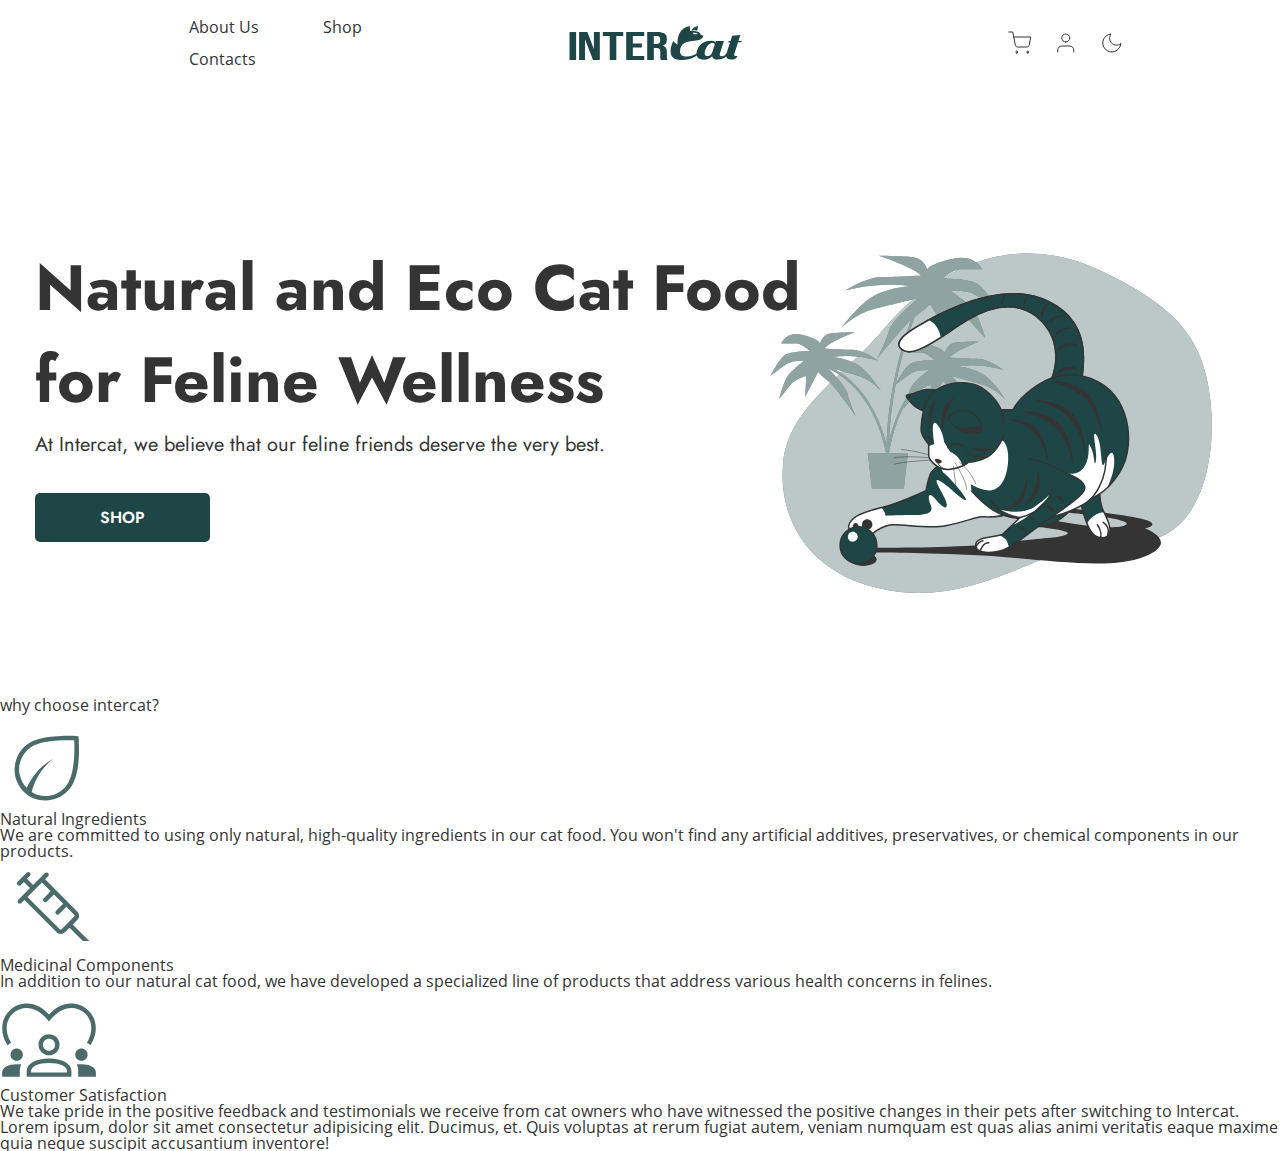
<file: intercat/index.html>
<!DOCTYPE html>
<html lang="en">
<head>
  <meta charset="UTF-8">
  <meta http-equiv="X-UA-Compatible" content="IE=edge">
  <meta name="viewport" content="width=device-width, initial-scale=1.0">
  <link rel="stylesheet" href="./css/style.css">
  <title>Intercat</title>
</head>
<body>
  <div class="wrapper">
    <header class="header header--margin">
      <div class="header__container">
       <div class="header__inner">
          <nav class="header__nav">
            <ul class="header__list">
              <li class="header__item">
                <a class="header__link" href="#" target="_blank">
                  About Us
                </a>
              </li>
              <li class="header__item">
                <a class="header__link" href="#" target="_blank">
                  Shop
                </a>
              </li>
              <li class="header__item">
                <a class="header__link" href="#" target="_blank">
                  Contacts
                </a>
              </li>
            </ul>
          </nav>
          <div class="header__logo">
            <img src="./img/header_icons/logo.svg" alt="website logo">
          </div>
          <div class="header__action action">
            <!-- Прибрали з макету 25.07 -->
            <!-- <div class="action__lang lang">
              <span class="lang__span">
                ENG
              </span>
            </div> -->
            <ul class="action__list">
              <li class="action__item">
                <a href="#" class="action__link">
                <img class="action__images" src="./img/header_icons/cart.svg" alt="icon cart">
              </a>
              </li>
            <!-- Прибрали з макету 25.07 -->
              <!-- <li class="action__item">
                <a href="#" class="action__link">
                <img class="action__images" src="./img/header_icons/favorite.svg" alt="">
              </a>
              </li> -->
              <li class="action__item">
                <a href="#" class="action__link">
                <img class="action__images" src="./img/header_icons/user.svg" alt="icon user">
              </a>
              </li>
              <li class="action__item">
                <a href="#" class="action__link">
                <img class="action__images" src="./img/header_icons/moon_sun.svg" alt="icon for changing a light theme to a dark one">
              </a>
              </li>
            </ul>
          </div>
       </div>
      </div>
    </header>
    <main class="page">
      <section class="hero-section">
        <div class="hero-section__container">
          <div class="hero-section__text">
            <h1 class="hero-section__title">
              Natural and Eco Cat Food for Feline Wellness
            </h1>
            <p>
              At Intercat, we believe that our feline friends deserve the very best.
            </p>
            <a class="hero-section__link" href="#">
              <span>
                shop
              </span>
            </a>
          </div>
          <div class="hero-section__image">
            <img src="./img/hero_image/cat.svg" alt="cat photo">
          </div>
        </div>
      </section>
      <section class="choose">
        <h2 class="choose__title">
          why choose intercat?
        </h2>
        <ul>
          <li>
            <img src="./img/choose_section/eco.svg" alt="">
            <h3>
              Natural Ingredients
            </h3>
            <p>
              We are committed to using only natural, high-quality ingredients in our cat food. You won't find any artificial additives, preservatives, or chemical components in our products.
            </p>
          </li>
          <li>
            <img src="./img/choose_section/syringe.svg" alt="">
            <h3>
              Medicinal Components
            </h3>
            <p>
              In addition to our natural cat food, we have developed a specialized line of products that address various health concerns in felines. 
            </p>
          </li>
          <li>
            <img src="./img/choose_section/diversity.svg" alt="">
            <h3>
              Customer Satisfaction
            </h3>
            <p>
              We take pride in the positive feedback and testimonials we receive from cat owners who have witnessed the positive changes in their pets after switching to Intercat.
            </p>
          </li>
        </ul>
      </section>
    </main>
    <footer class="footer">
      <p>
        Lorem ipsum, dolor sit amet consectetur adipisicing elit. Ducimus, et. Quis voluptas at rerum fugiat autem, veniam numquam est quas alias animi veritatis eaque maxime quia neque suscipit accusantium inventore!
      </p>
    </footer>
  </div>
</body>
</html>
</file>
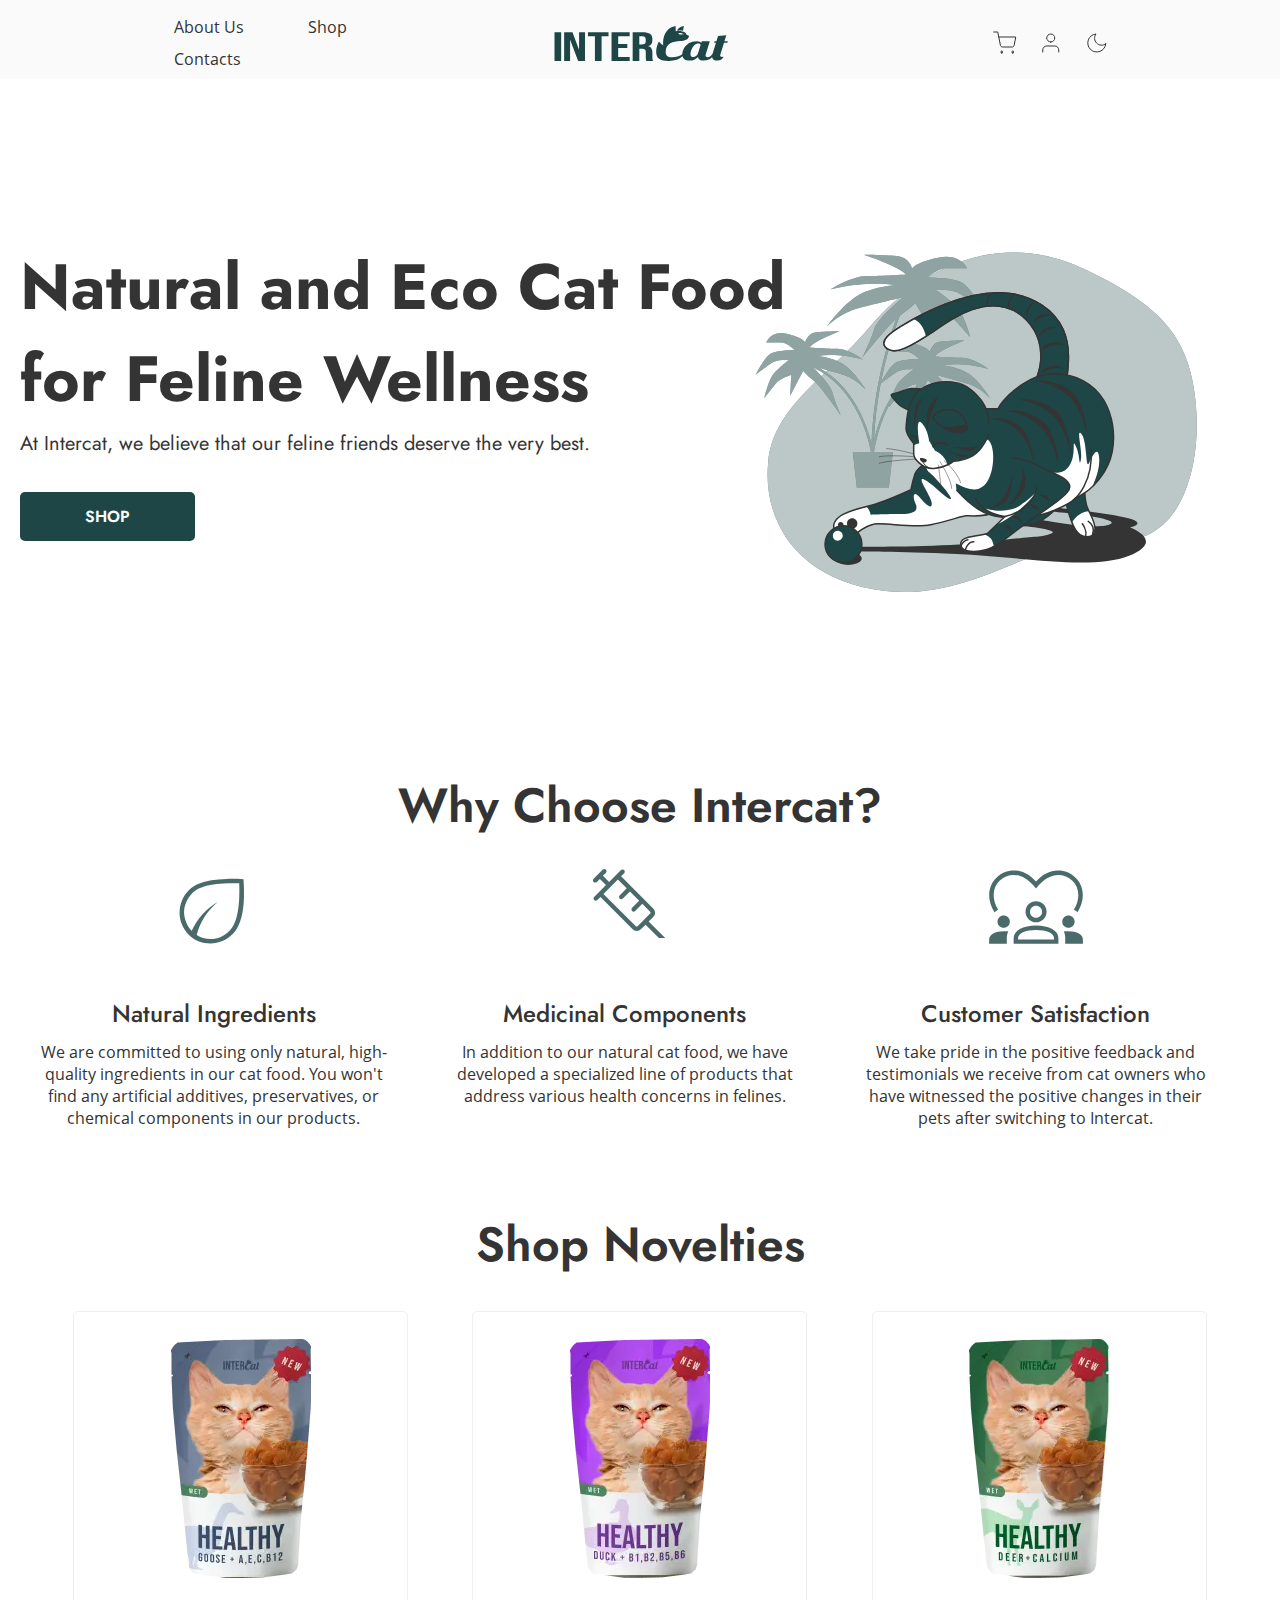
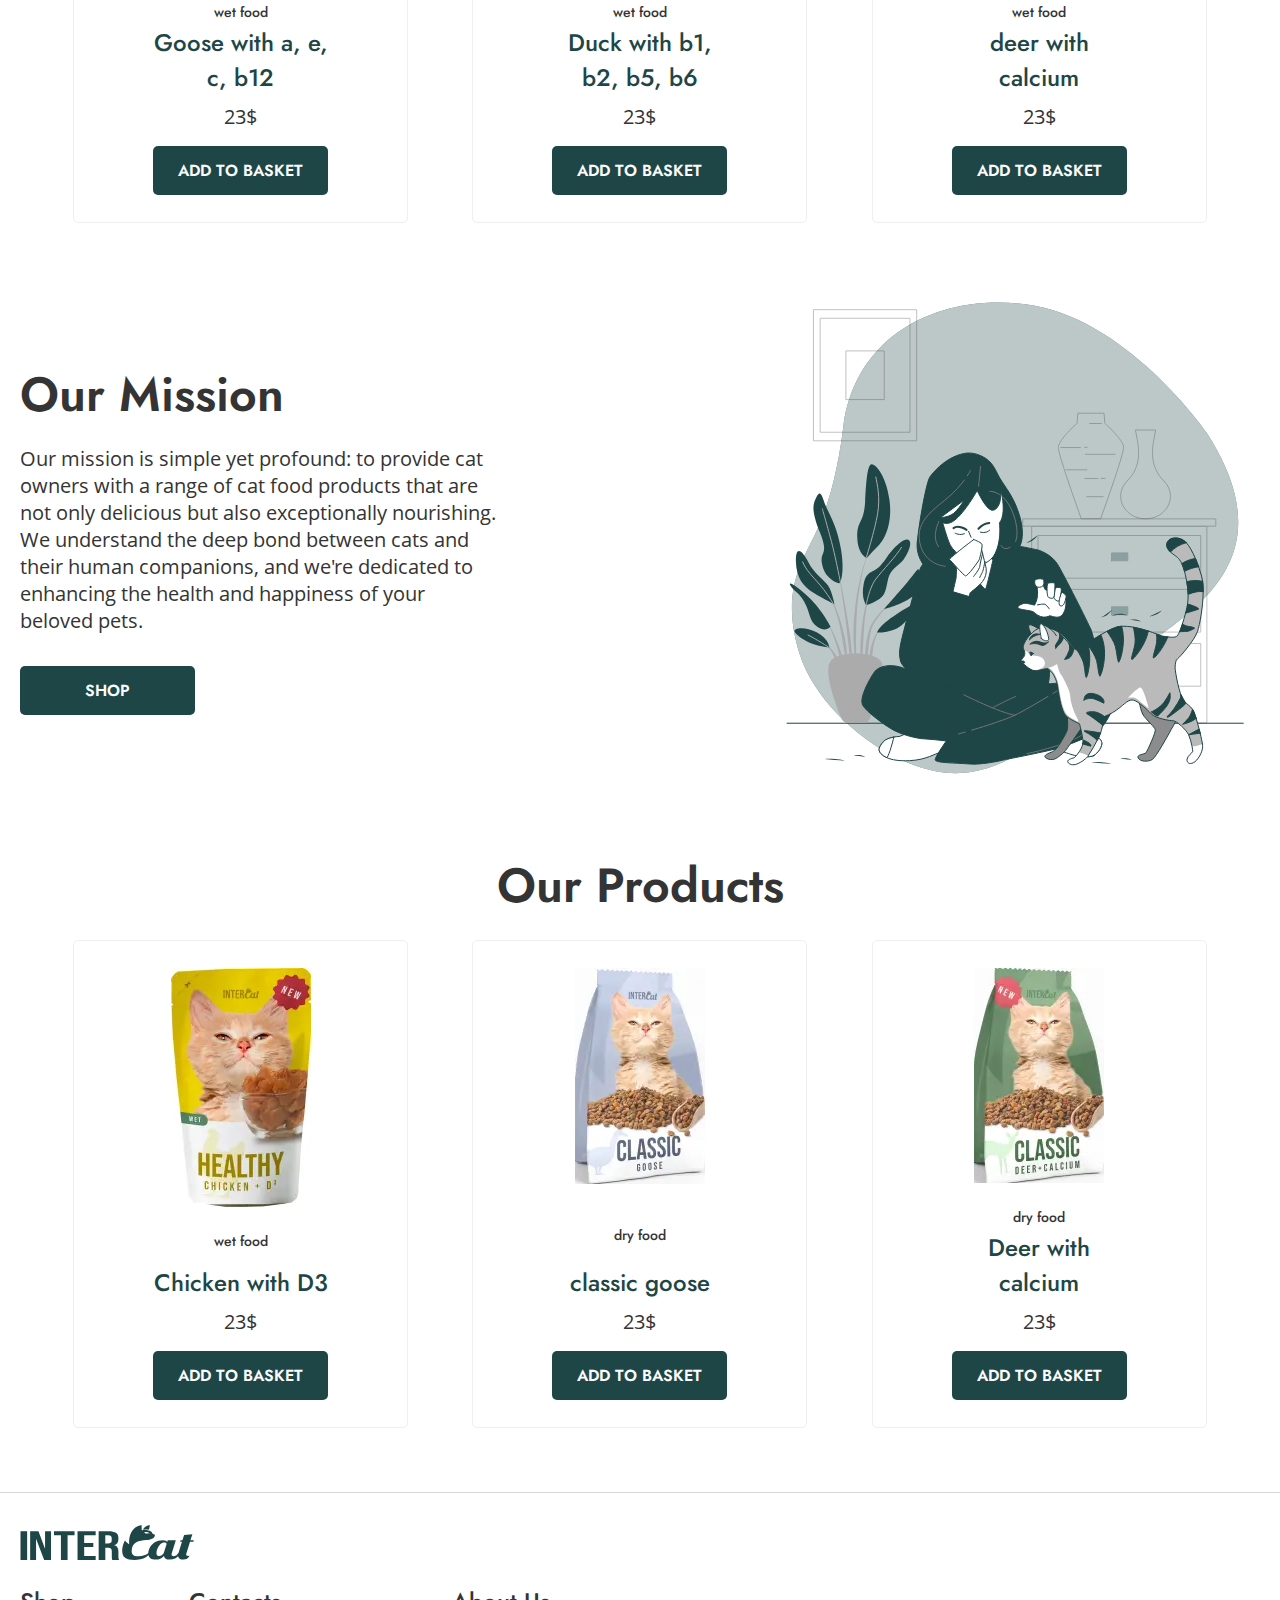
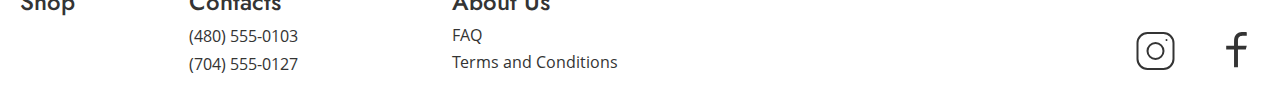
<file: intercat_1/index.html>
<!DOCTYPE html>
<html lang="en">

<head>
  <meta charset="UTF-8">
  <meta http-equiv="X-UA-Compatible" content="IE=edge">
  <meta name="viewport" content="width=device-width, initial-scale=1.0">
  <link rel="stylesheet" href="./css/style.css">
  <title>Intercat</title>
</head>

<body>
  <div class="wrapper">
    <header class="header header--margin">
      <div class="header__container">
        <div class="header__inner">
          <nav class="header__nav">
            <ul class="header__list">
              <li class="header__item">
                <a class="header__link" href="./about-us.html" target="_blank" rel="noopener noreferrer">
                  About Us
                </a>
              </li>
              <li class="header__item">
                <a class="header__link" href="./shop.html" target="_blank" rel="noopener noreferrer">
                  Shop
                </a>
              </li>
              <li class="header__item">
                <a class="header__link" href="#">
                  Contacts
                </a>
                <div class="phones">
                  <ul class="phones__list">
                    <li class="phones__item">
                      <a href="tel:4805550103">
                        (480) 555-0103
                      </a>
                    </li>
                    <li class="phones__item">
                      <a href="tel:7045550127">
                        (704) 555-0127
                      </a>
                    </li>
                  </ul>
                </div>
              </li>
            </ul>
          </nav>
          <div class="logo">
            <img src="./img/header_icons/logo.svg" alt="website logo">
          </div>
          <div class="header__action action">
            <!-- Прибрали з макету 25.07 -->
            <!-- <div class="action__lang lang">
              <span class="lang__span">
                ENG
              </span>
            </div> -->
            <ul class="action__list">
              <li class="action__item">
                <a href="#" class="action__link">
                  <img class="action__images" src="./img/header_icons/cart.svg" alt="icon cart">
                </a>
              </li>
              <!-- Прибрали з макету 25.07 -->
              <!-- <li class="action__item">
                <a href="#" class="action__link">
                <img class="action__images" src="./img/header_icons/favorite.svg" alt="">
              </a>
              </li> -->
              <li class="action__item">
                <a href="#" class="action__link">
                  <img class="action__images" src="./img/header_icons/user.svg" alt="icon user">
                </a>
              </li>
              <li class="action__item">
                <a href="#" class="action__link">
                  <img class="action__images" src="./img/header_icons/moon_sun.svg"
                    alt="icon for changing a light theme to a dark one">
                </a>
              </li>
            </ul>
          </div>
        </div>
      </div>
    </header>
    <main class="page">
      <section class="hero-section hero-section--margin">
        <div class="hero-section__container">
          <div class="hero-section__text">
            <h1>
              Natural and Eco Cat Food for Feline Wellness
            </h1>
            <p>
              At Intercat, we believe that our feline friends deserve the very best.
            </p>
          </div>
          <a class="btn-shop" href="./shop.html" target="_blank" rel="noopener noreferrer">
            <span>
              shop
            </span>
          </a>
          <div class="hero-section__image">
            <img src="./img/hero_image/cat.svg" alt="cat photo">
          </div>
        </div>
      </section>
      <section class="choose choose--margin">
        <div class="choose__container">
          <div class="section-title">
            <h2>
              why choose intercat?
            </h2>
          </div>
          <ul class="choose__list">
            <li class="choose__item">
              <div class="choose__image">
                <img src="./img/choose_section/eco.svg" alt="">
              </div>
              <div class="choose__text">
                <h3>
                  Natural Ingredients
                </h3>
                <p>
                  We are committed to using only natural, high-quality ingredients in our cat food. You won't find any
                  artificial additives, preservatives, or chemical components in our products.
                </p>
              </div>
            </li>
            <li class="choose__item">
              <div class="choose__image">
                <img src="./img/choose_section/syringe.svg" alt="">
              </div>
              <div class="choose__text">
                <h3>
                  Medicinal Components
                </h3>
                <p>
                  In addition to our natural cat food, we have developed a specialized line of products that address
                  various health concerns in felines.
                </p>
              </div>
            </li>
            <li class="choose__item">
              <div class="choose__image">
                <img src="./img/choose_section/diversity.svg" alt="">
              </div>
              <div class="choose__text">
                <h3>
                  Customer Satisfaction
                </h3>
                <p>
                  We take pride in the positive feedback and testimonials we receive from cat owners who have witnessed
                  the positive changes in their pets after switching to Intercat.
                </p>
              </div>
            </li>
          </ul>
        </div>
      </section>
      <section class="novelties novelties--margin">
        <div class="novelties__container">
          <div class="section-title section-title--margin">
            <h2>
              shop novelties
            </h2>
          </div>
          <div class="product-card product-card--margin">
            <div class="product-card__item">
              <div class="product-card__image">
                <img src="./img/novetlies/wet_goose.webp" alt="">
              </div>
              <div class="product-card__text text-product-card">
                <span>
                  wet food
                </span>
                <h4>
                  Goose with a, e, c, b12
                </h4>
              </div>
              <span>
                23$
              </span>
              <button class="btn-basket" type="button">
                <span>
                  add to basket
                </span>
              </button>
            </div>
            <div class="product-card__item">
              <div class="product-card__image">
                <img src="./img/novetlies/wet_duck.webp" alt="">
              </div>
              <div class="product-card__text text-product-card">
                <span>
                  wet food
                </span>
                <h4>
                  Duck with b1, b2, b5, b6
                </h4>
              </div>
              <span>
                23$
              </span>
              <button class="btn-basket" type="button">
                <span>
                  add to basket
                </span>
              </button>
            </div>
            <div class="product-card__item">
              <div class="product-card__image">
                <img src="./img/novetlies/wet_deer.webp" alt="">
              </div>
              <div class="product-card__text text-product-card">
                <span>
                  wet food
                </span>
                <h4>
                  deer with calcium
                </h4>
              </div>
              <span>
                23$
              </span>
              <button class="btn-basket" type="button">
                <span>
                  add to basket
                </span>
              </button>
            </div>
          </div>
      </section>
      <section class="mission mission--margin">
       <div class="mission__container">
          <div class="mission__block-text">
            <div class="section-title section-title--left">
              <h2>
                Our mission
              </h2>
            </div>
            <div class="mission__text">
              <p>
                Our mission is simple yet profound: to provide cat owners with a range of cat food products that are not only delicious but also exceptionally nourishing. We understand the deep bond between cats and their human companions, and we're dedicated to enhancing the health and happiness of your beloved pets.
              </p>
            </div>
            <a class="btn-shop" href="./shop.html" target="_blank" rel="noopener noreferrer">
              <span>
                shop
              </span>
            </a>
          </div>
          <div class="mission__image">
            <img src="./img/mission/cat_allergy.svg" alt="">
          </div>
       </div>
      </section>
      <section class="products products--margin">
        <div class="products__container">
          <div class="section-title section-title--our-products-margin">
            <h2>
              Our products
            </h2>
          </div>
          <div class="product-card product-card--margin">
            <div class="product-card__item">
              <div class="product-card__image">
                <img src="./img/our_products/wet_chicken.webp" alt="">
              </div>
              <div class="product-card__text text-product-card">
                <span>
                  wet food
                </span>
                <h4>
                  Chicken with D3
                </h4>
              </div>
              <span>
                23$
              </span>
              <button class="btn-basket" type="button">
                <span>
                  add to basket
                </span>
              </button>
            </div>
            <div class="product-card__item">
              <div class="product-card__image product-card__image--size">
                <img src="./img/our_products/goose.webp" alt="">
              </div>
              <div class="product-card__text text-product-card">
                <span>
                  dry food
                </span>
                <h4>
                  classic goose
                </h4>
              </div>
              <span>
                23$
              </span>
              <button class="btn-basket" type="button">
                <span>
                  add to basket
                </span>
              </button>
            </div>
            <div class="product-card__item">
              <div class="product-card__image product-card__image--size">
                <img src="./img/our_products/deer.webp" alt="">
              </div>
              <div class="product-card__text text-product-card">
                <span>
                  dry food
                </span>
                <h4>
                  Deer with calcium
                </h4>
              </div>
              <span>
                23$
              </span>
              <button class="btn-basket" type="button">
                <span>
                  add to basket
                </span>
              </button>
            </div>
          </div>
        </div>
      </section>
    </main>
    <footer class="footer">
      <div class="footer__container">
        <div class="logo logo--margin ">
          <a class="logo__img" href="#top">
            <img src="./img/header_icons/logo.svg" alt="website logo">
          </a>
        </div>
        <div class="footer__wrapper">
          <div class="footer__menu menu-footer">
            <div class="menu-footer__shop">
              <h4>
                <a href="./shop.html" target="_blank" rel="noopener noreferrer">
                  <span>
                    Shop
                  </span>
                </a>
              </h4>
            </div>
            <div class="menu-footer__contacts">
              <h4>
                Contacts
              </h4>
              <a href="tel:4805550103">
                (480) 555-0103
              </a>
              <a href="tel:7045550127">
                (704) 555-0127
              </a>
            </div>
            <div class="menu-footer__about-us">
              <h4>
                About Us
              </h4>
              <span>
                FAQ
              </span>
              <span>
                Terms and Conditions
              </span>
            </div>
          </div>
          <div class="footer-action">
            <a class="footer-action__instagram" href="#" target="_blank">
              <img src="./img/footer/instagram.svg" alt="instagram icon">
            </a>
            <a class="footer-action__facebook" href="#" target="_blank">
              <img src="./img/footer/facebook.svg" alt="facebook icon">
            </a>
          </div>
        </div>
      </div>
    </footer>
  </div>
</body>

</html>
</file>
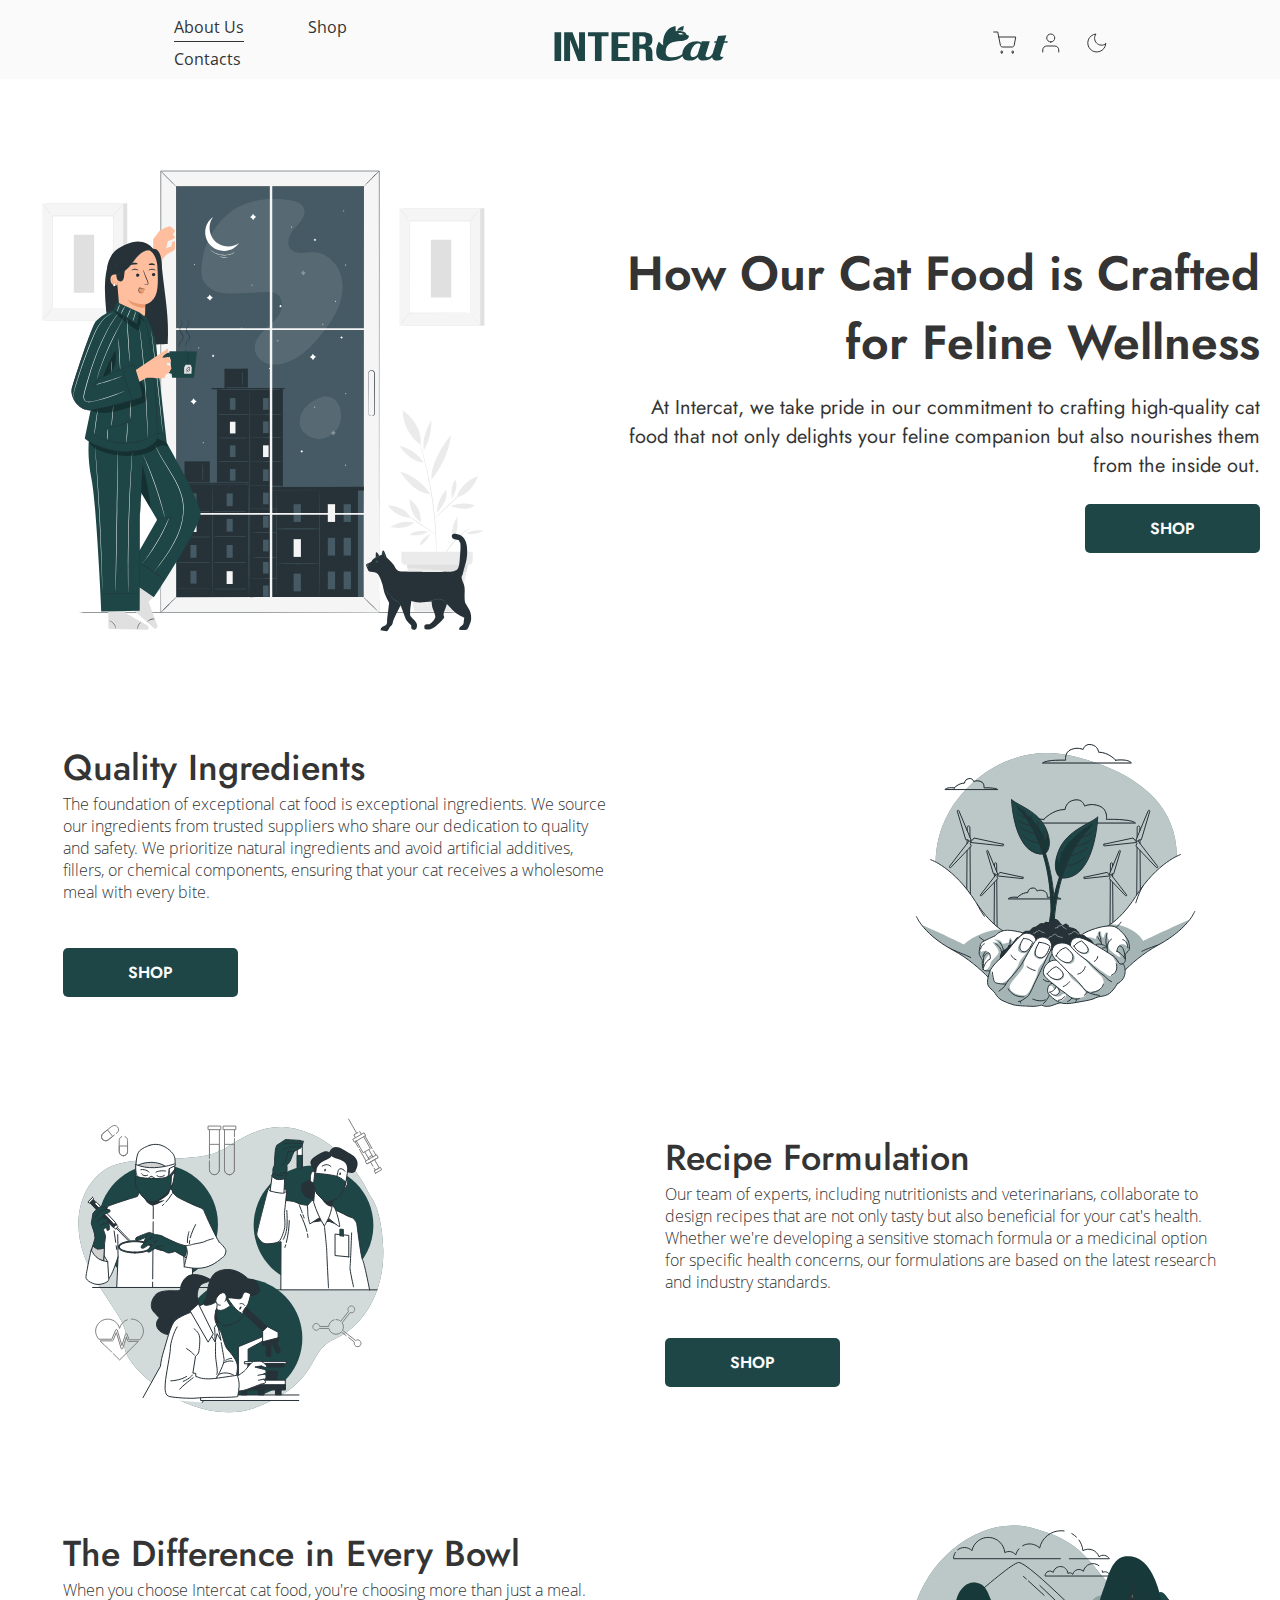
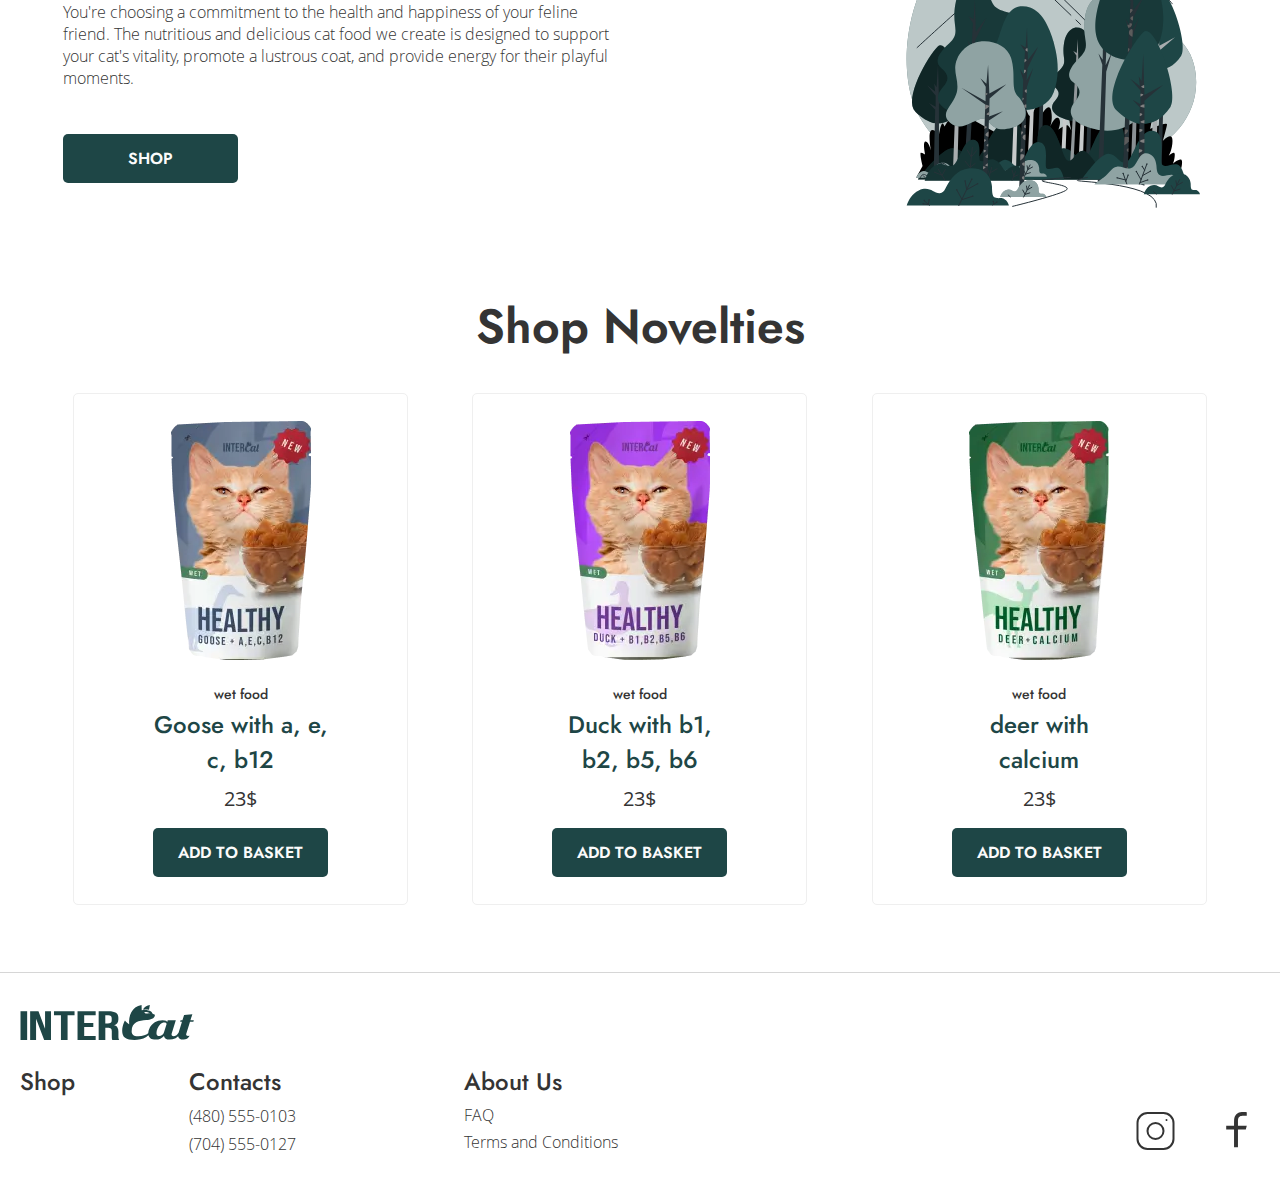
<file: intercat_1/about-us.html>
<!DOCTYPE html>
<html lang="en">

<head>
  <meta charset="UTF-8">
  <meta http-equiv="X-UA-Compatible" content="IE=edge">
  <meta name="viewport" content="width=device-width, initial-scale=1.0">
  <link rel="stylesheet" href="./css/about-us.css">
  <title>About Us</title>
</head>

<body>
  <div class="wrapper">
    <header class="header header--margin">
      <div class="header__container">
        <div class="header__inner">
          <nav class="header__nav">
            <ul class="header__list">
              <li class="header__item">
                <a class="header__link header__link--active ">
                  About Us
                </a>
              </li>
              <li class="header__item">
                <a class="header__link" href="./shop.html" target="_blank" rel="noopener noreferrer">
                  Shop
                </a>
              </li>
              <li class="header__item">
                <a class="header__link" href="#">
                  Contacts
                </a>
                <div class="phones">
                  <ul class="phones__list">
                    <li class="phones__item">
                      <a href="tel:4805550103">
                        (480) 555-0103
                      </a>
                    </li>
                    <li class="phones__item">
                      <a href="tel:7045550127">
                        (704) 555-0127
                      </a>
                    </li>
                  </ul>
                </div>
              </li>
            </ul>
          </nav>
          <div class="logo">
            <a class="logo__img" href="./index.html">
              <img src="./img/header_icons/logo.svg" alt="website logo">
            </a>
          </div>
          <div class="header__action action">
            <!-- Прибрали з макету 25.07 -->
            <!-- <div class="action__lang lang">
              <span class="lang__span">
                ENG
              </span>
            </div> -->
            <ul class="action__list">
              <li class="action__item">
                <a href="#" class="action__link">
                  <img class="action__images" src="./img/header_icons/cart.svg" alt="icon cart">
                </a>
              </li>
              <!-- Прибрали з макету 25.07 -->
              <!-- <li class="action__item">
                <a href="#" class="action__link">
                <img class="action__images" src="./img/header_icons/favorite.svg" alt="">
              </a>
              </li> -->
              <li class="action__item">
                <a href="#" class="action__link">
                  <img class="action__images" src="./img/header_icons/user.svg" alt="icon user">
                </a>
              </li>
              <li class="action__item">
                <a href="#" class="action__link">
                  <img class="action__images" src="./img/header_icons/moon_sun.svg"
                    alt="icon for changing a light theme to a dark one">
                </a>
              </li>
            </ul>
          </div>
        </div>
      </div>
    </header>
    <main class="page">
      <section class="hero-screen hero-screen--margin">
        <div class="hero-screen__container">
          <div class="hero-screen__image">
            <img src="./img/about_us/hero_screen/window_pana.svg"
              alt="an image of a girl in pajamas with a cup in her hand near the window and a cat on the floor">
          </div>
          <div class="hero-screen__text-block text-block">
            <div class="text-block__title text-block__title--align">
              <h2>
                How Our Cat Food is Crafted for Feline Wellness
              </h2>
            </div>
            <div class="text-block__paragraf">
              <p>
                At Intercat, we take pride in our commitment to crafting high-quality cat food that not only delights
                your feline companion but also nourishes them from the inside out.
              </p>
            </div>
            <a class="btn-shop" href="./shop.html" target="_blank" rel="noopener noreferrer">
              <span>
                shop
              </span>
            </a>
          </div>
        </div>
      </section>
      <section class="about-product about-product--margin">
        <div class="about-product__container">
          <div class="ingredients">
            <div class="ingredients__container">
              <div class="ingredients__text-block text-block-ingredients">
                <div class="text-block-ingredients__title">
                  <h3>
                    Quality Ingredients
                  </h3>
                </div>
                <div class="text-block-ingredients__paragraf">
                  <p>
                    The foundation of exceptional cat food is exceptional ingredients. We source our ingredients from
                    trusted suppliers who share our dedication to quality and safety. We prioritize natural ingredients
                    and avoid artificial additives, fillers, or chemical components, ensuring that your cat receives a
                    wholesome meal with every bite.
                  </p>
                </div>
                <a class="btn-shop" href="./shop.html" target="_blank" rel="noopener noreferrer">
                  <span>
                    shop
                  </span>
                </a>
              </div>
              <div class="ingredients__image">
                <img src="./img/about_us/second_section/environment.svg"
                  alt="the image of the palms with the earth in which the plant grows">
              </div>
            </div>
          </div>
          <div class="recipe">
            <div class="recipe__container">
              <div class="recipe__image">
                <img src="./img/about_us/second_section/recire.svg" alt="the image of people in the laboratory">
              </div>
              <div class="recipe__text-block text-block-recipe">
                <div class="text-block-recipe__title">
                  <h3>
                    Recipe Formulation
                  </h3>
                </div>
                <div class="text-block-recipe__paragraf">
                  <p>
                    Our team of experts, including nutritionists and veterinarians, collaborate to design recipes that
                    are not only tasty but also beneficial for your cat's health. Whether we're developing a sensitive
                    stomach formula or a medicinal option for specific health concerns, our formulations are based on
                    the latest research and industry standards.
                  </p>
                </div>
                <a class="btn-shop" href="./shop.html" target="_blank" rel="noopener noreferrer">
                  <span>
                    shop
                  </span>
                </a>
              </div>
            </div>
          </div>
          <div class="difference">
            <div class="difference__container">
              <div class="difference__text-block text-block-difference">
                <div class="text-block-difference__title">
                  <h3>
                    The Difference in Every Bowl
                  </h3>
                </div>
                <div class="text-block-difference__paragraf">
                  <p>
                    When you choose Intercat cat food, you're choosing more than just a meal. You're choosing a
                    commitment to the health and happiness of your feline friend. The nutritious and delicious cat food
                    we create is designed to support your cat's vitality, promote a lustrous coat, and provide energy
                    for their playful moments.
                  </p>
                </div>
                <a class="btn-shop" href="./shop.html" target="_blank" rel="noopener noreferrer">
                  <span>
                    shop
                  </span>
                </a>
              </div>
              <div class="difference__image">
                <img src="./img/about_us/second_section/forest.svg" alt="the image of the forest">
              </div>
            </div>
          </div>
        </div>
      </section>
      <section class="novelties novelties--margin">
        <div class="novelties__container">
          <div class="section-title novelties--title section-title--align">
            <h2>
              shop novelties
            </h2>
          </div>
          <div class="product-card product-card--margin">
            <div class="product-card__item">
              <div class="product-card__image">
                <img src="./img/novetlies/wet_goose.webp" alt="">
              </div>
              <div class="product-card__text text-product-card">
                <span>
                  wet food
                </span>
                <h4>
                  Goose with a, e, c, b12
                </h4>
              </div>
              <span>
                23$
              </span>
              <button class="btn-basket" type="button">
                <span>
                  add to basket
                </span>
              </button>
            </div>
            <div class="product-card__item">
              <div class="product-card__image">
                <img src="./img/novetlies/wet_duck.webp" alt="">
              </div>
              <div class="product-card__text text-product-card">
                <span>
                  wet food
                </span>
                <h4>
                  Duck with b1, b2, b5, b6
                </h4>
              </div>
              <span>
                23$
              </span>
              <button class="btn-basket" type="button">
                <span>
                  add to basket
                </span>
              </button>
            </div>
            <div class="product-card__item">
              <div class="product-card__image">
                <img src="./img/novetlies/wet_deer.webp" alt="">
              </div>
              <div class="product-card__text text-product-card">
                <span>
                  wet food
                </span>
                <h4>
                  deer with calcium
                </h4>
              </div>
              <span>
                23$
              </span>
              <button class="btn-basket" type="button">
                <span>
                  add to basket
                </span>
              </button>
            </div>
          </div>
      </section>
    </main>
    <footer class="footer">
      <div class="footer__container">
        <div class="logo logo--margin ">
          <a class="logo__img" href="./index.html">
            <img src="./img/header_icons/logo.svg" alt="website logo">
          </a>
        </div>
        <div class="footer__wrapper">
          <div class="footer__menu menu-footer">
            <div class="menu-footer__shop">
              <h4>
                <a href="./shop.html" target="_blank" rel="noopener noreferrer">
                  <span>
                    Shop
                  </span>
                </a>
              </h4>
            </div>
            <div class="menu-footer__contacts">
              <h4>
                Contacts
              </h4>
              <a href="tel:4805550103">
                (480) 555-0103
              </a>
              <a href="tel:7045550127">
                (704) 555-0127
              </a>
            </div>
            <div class="menu-footer__about-us">
              <h4>
                About Us
              </h4>
              <span>
                FAQ
              </span>
              <span>
                Terms and Conditions
              </span>
            </div>
          </div>
          <div class="footer-action">
            <a class="footer-action__instagram" href="#" target="_blank">
              <img src="./img/footer/instagram.svg" alt="instagram icon">
            </a>
            <a class="footer-action__facebook" href="#" target="_blank">
              <img src="./img/footer/facebook.svg" alt="facebook icon">
            </a>
          </div>
        </div>
      </div>
    </footer>
  </div>
</body>

</html>
</file>
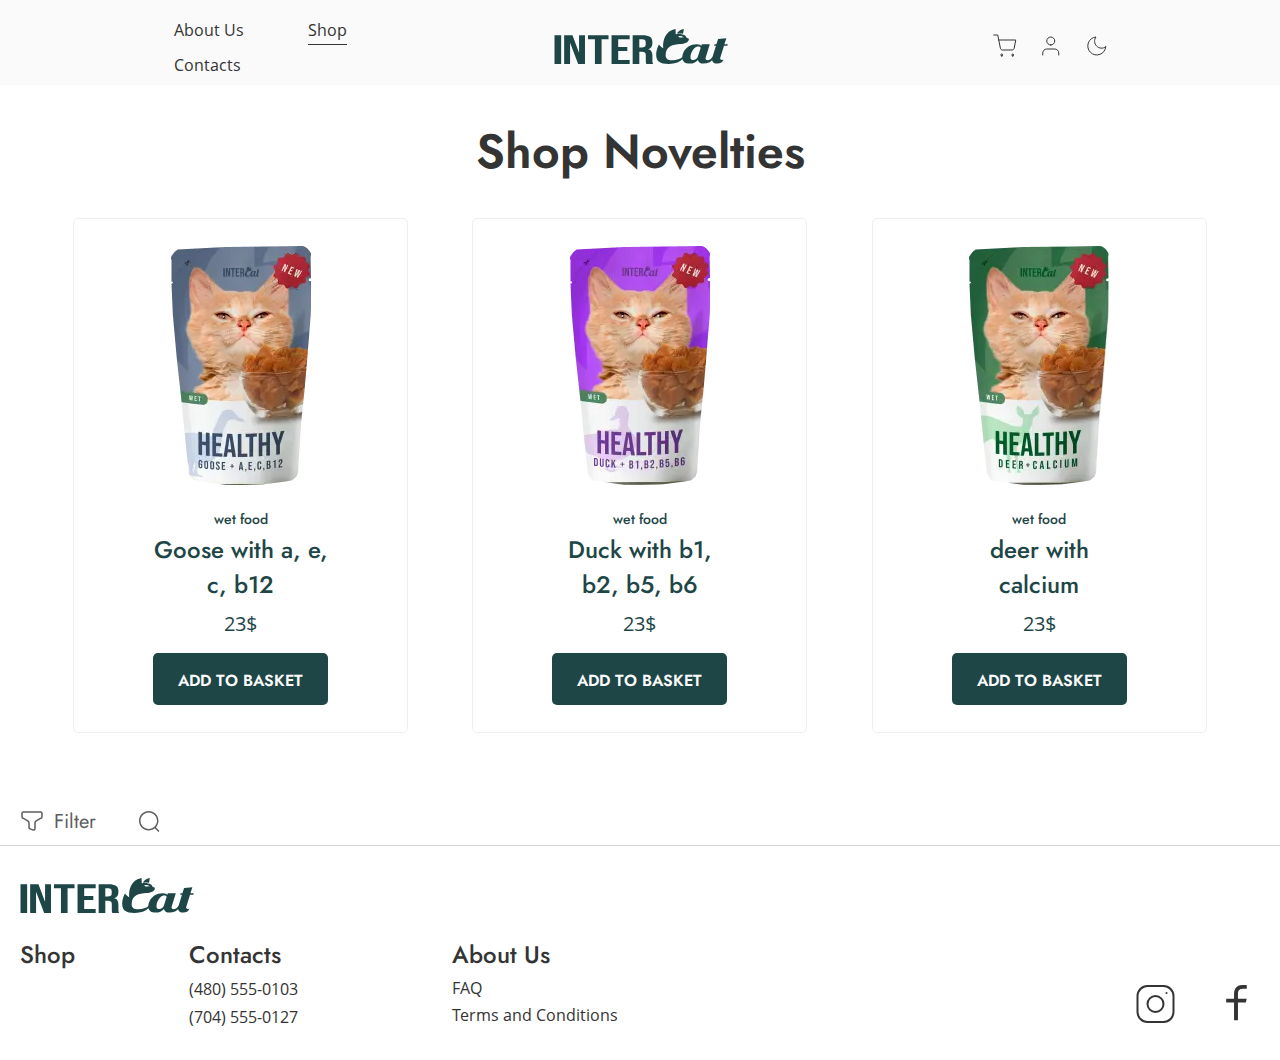
<file: intercat_1/shop.html>
<!DOCTYPE html>
<html lang="en">
<head>
	<meta charset="UTF-8">
	<meta http-equiv="X-UA-Compatible" content="IE=edge">
	<meta name="viewport" content="width=device-width, initial-scale=1.0">
	<link rel="stylesheet" href="./css/shop.css">
	<title>Catalog</title>
</head>
<body>
	<div class="wrapper">
		<header class="header header--margin">
      <div class="header__container">
        <div class="header__inner">
          <nav class="header__nav">
            <ul class="header__list">
              <li class="header__item">
                <a class="header__link" href="./about-us.html" target="_blank" rel="noopener noreferrer">
                  About Us
                </a>
              </li>
              <li class="header__item">
                <a class="header__link header__link--active " href="#">
                  Shop
                </a>
              </li>
              <li class="header__item">
                <a class="header__link" href="#">
                  Contacts
                </a>
                <div class="phones">
                  <ul class="phones__list">
                    <li class="phones__item">
                      <a href="tel:4805550103">
                        (480) 555-0103
                      </a>
                    </li>
                    <li class="phones__item">
                      <a href="tel:7045550127">
                        (704) 555-0127
                      </a>
                    </li>
                  </ul>
                </div>
              </li>
            </ul>
          </nav>
          <div class="logo">
            <a class="logo__img" href="./index.html">
              <img src="./img/header_icons/logo.svg" alt="website logo">
            </a>
          </div>
          <div class="header__action action">
            <!-- Прибрали з макету 25.07 -->
            <!-- <div class="action__lang lang">
              <span class="lang__span">
                ENG
              </span>
            </div> -->
            <ul class="action__list">
              <li class="action__item">
                <a href="#" class="action__link" rel="noopener noreferrer">
                  <img class="action__images" src="./img/header_icons/cart.svg" alt="icon cart">
                </a>
              </li>
              <!-- Прибрали з макету 25.07 -->
              <!-- <li class="action__item">
                <a href="#" class="action__link">
                <img class="action__images" src="./img/header_icons/favorite.svg" alt="">
              </a>
              </li> -->
              <li class="action__item">
                <a href="#" class="action__link" rel="noopener noreferrer">
                  <img class="action__images" src="./img/header_icons/user.svg" alt="icon user">
                </a>
              </li>
              <li class="action__item">
                <a href="#" class="action__link" rel="noopener noreferrer">
                  <img class="action__images" src="./img/header_icons/moon_sun.svg"
                    alt="icon for changing a light theme to a dark one">
                </a>
              </li>
            </ul>
          </div>
        </div>
      </div>
    </header>
		<main class="page">
			<section class="novelties novelties--margin">
        <div class="novelties__container">
          <div class="section-title section-title--margin">
            <h2>
              shop novelties
            </h2>
          </div>
          <div class="product-card product-card--margin">
            <div class="product-card__item">
              <div class="product-card__image">
                <img src="./img/novetlies/wet_goose.webp" alt="">
              </div>
              <div class="product-card__text text-product-card">
                <span>
                  wet food
                </span>
                <h4>
                  Goose with a, e, c, b12
                </h4>
              </div>
              <span>
                23$
              </span>
              <button class="btn-basket" type="button">
                <span>
                  add to basket
                </span>
              </button>
            </div>
            <div class="product-card__item">
              <div class="product-card__image">
                <img src="./img/novetlies/wet_duck.webp" alt="">
              </div>
              <div class="product-card__text text-product-card">
                <span>
                  wet food
                </span>
                <h4>
                  Duck with b1, b2, b5, b6
                </h4>
              </div>
              <span>
                23$
              </span>
              <button class="btn-basket" type="button">
                <span>
                  add to basket
                </span>
              </button>
            </div>
            <div class="product-card__item">
              <div class="product-card__image">
                <img src="./img/novetlies/wet_deer.webp" alt="">
              </div>
              <div class="product-card__text text-product-card">
                <span>
                  wet food
                </span>
                <h4>
                  deer with calcium
                </h4>
              </div>
              <span>
                23$
              </span>
              <button class="btn-basket" type="button">
                <span>
                  add to basket
                </span>
              </button>
            </div>
          </div>
      </section>
			<section class="filter-search">
				<div class="filter-search__container">
					<div class="filter-search__block">
						<span>
							Filter
						</span>
					</div>
					<form class="filter-search__form form-filter-search" action="#">
						<input class="form-filter-search__input" type="search" placeholder="product search">
						<button class="form-filter-search__button" type="button">
              <span class="sr-only">
                search
              </span>
						</button>
					</form>
				</div>
			</section>
		</main>
		<footer class="footer">
      <div class="footer__container">
        <div class="logo logo--margin ">
          <a class="logo__img" href="./index.html">
            <img src="./img/header_icons/logo.svg" alt="website logo">
          </a>
        </div>
        <div class="footer__wrapper">
          <div class="footer__menu menu-footer">
            <div class="menu-footer__shop">
              <h4>
                Shop
              </h4>
            </div>
            <div class="menu-footer__contacts">
              <h4>
                Contacts
              </h4>
              <a href="tel:4805550103">
                (480) 555-0103
              </a>
              <a href="tel:7045550127">
                (704) 555-0127
              </a>
            </div>
            <div class="menu-footer__about-us">
              <h4>
                <a href="./about-us.html" target="_blank" rel="noopener noreferrer">
                  <span>
                    About Us
                  </span>
                </a>
              </h4>
              <span>
                FAQ
              </span>
              <span>
                Terms and Conditions
              </span>
            </div>
          </div>
          <div class="footer-action">
            <a class="footer-action__instagram" href="#" target="_blank">
              <img src="./img/footer/instagram.svg" alt="instagram icon">
            </a>
            <a class="footer-action__facebook" href="#" target="_blank">
              <img src="./img/footer/facebook.svg" alt="facebook icon">
            </a>
          </div>
        </div>
      </div>
    </footer>
	</div>
</body>
</html>
</file>
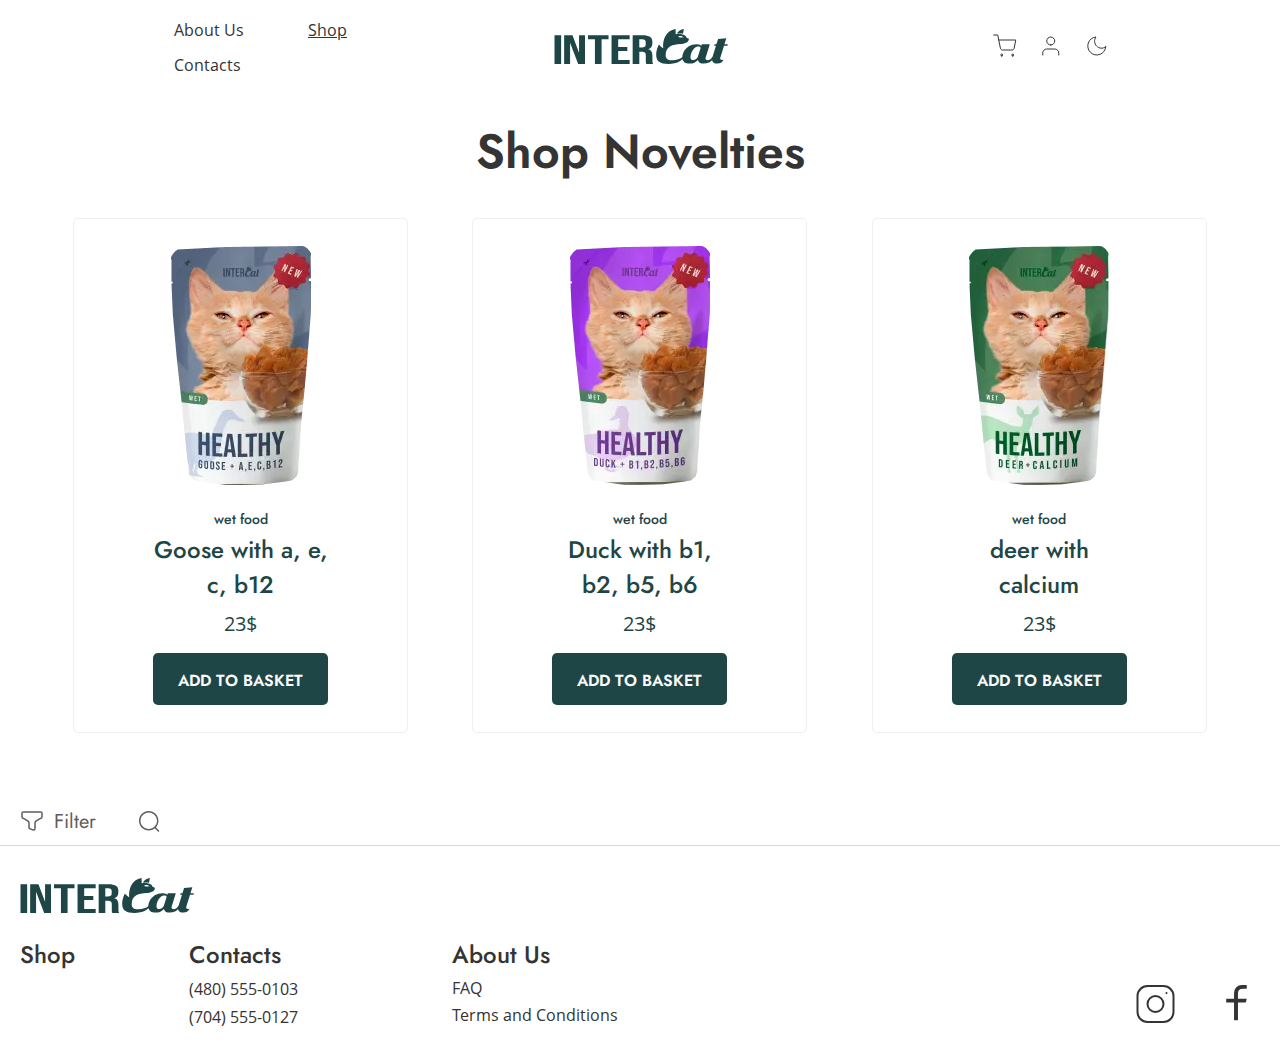
<file: intercat_2/shop.html>
<!DOCTYPE html>
<html lang="en">
<head>
	<meta charset="UTF-8">
	<meta http-equiv="X-UA-Compatible" content="IE=edge">
	<meta name="viewport" content="width=device-width, initial-scale=1.0">
	<link rel="stylesheet" href="./css/shop.css">
	<title>Catalog</title>
</head>
<body>
	<div class="wrapper">
		<header class="header header--margin">
      <div class="header__container">
        <div class="header__inner">
          <nav class="header__nav">
            <ul class="header__list">
              <li class="header__item">
                <a class="header__link" href="./about-us.html" target="_blank" rel="noopener noreferrer">
                  About Us
                </a>
              </li>
              <li class="header__item">
                <a class="header__link header__link--active " href="#">
                  Shop
                </a>
              </li>
              <li class="header__item">
                <a class="header__link" href="#">
                  Contacts
                </a>
                <div class="phones">
                  <ul class="phones__list">
                    <li class="phones__item">
                      <a href="tel:4805550103">
                        (480) 555-0103
                      </a>
                    </li>
                    <li class="phones__item">
                      <a href="tel:7045550127">
                        (704) 555-0127
                      </a>
                    </li>
                  </ul>
                </div>
              </li>
            </ul>
          </nav>
          <div class="logo">
            <a class="logo__img" href="./index.html">
              <img src="./img/header_icons/logo.svg" alt="website logo">
            </a>
          </div>
          <div class="header__action action">
            <!-- Прибрали з макету 25.07 -->
            <!-- <div class="action__lang lang">
              <span class="lang__span">
                ENG
              </span>
            </div> -->
            <ul class="action__list">
              <li class="action__item">
                <a href="#" class="action__link" rel="noopener noreferrer">
                  <img class="action__images" src="./img/header_icons/cart.svg" alt="icon cart">
                </a>
              </li>
              <!-- Прибрали з макету 25.07 -->
              <!-- <li class="action__item">
                <a href="#" class="action__link">
                <img class="action__images" src="./img/header_icons/favorite.svg" alt="">
              </a>
              </li> -->
              <li class="action__item">
                <a href="#" class="action__link" rel="noopener noreferrer">
                  <img class="action__images" src="./img/header_icons/user.svg" alt="icon user">
                </a>
              </li>
              <li class="action__item">
                <a href="#" class="action__link" rel="noopener noreferrer">
                  <img class="action__images" src="./img/header_icons/moon_sun.svg"
                    alt="icon for changing a light theme to a dark one">
                </a>
              </li>
            </ul>
          </div>
        </div>
      </div>
    </header>
		<main class="page">
			<section class="novelties novelties--margin">
        <div class="novelties__container">
          <div class="section-title section-title--margin">
            <h2>
              shop novelties
            </h2>
          </div>
          <div class="product-card product-card--margin">
            <div class="product-card__item">
              <div class="product-card__image">
                <img src="./img/novetlies/wet_goose.webp" alt="">
              </div>
              <div class="product-card__text text-product-card">
                <span>
                  wet food
                </span>
                <h4>
                  Goose with a, e, c, b12
                </h4>
              </div>
              <span>
                23$
              </span>
              <button class="btn-basket" type="button">
                <span>
                  add to basket
                </span>
              </button>
            </div>
            <div class="product-card__item">
              <div class="product-card__image">
                <img src="./img/novetlies/wet_duck.webp" alt="">
              </div>
              <div class="product-card__text text-product-card">
                <span>
                  wet food
                </span>
                <h4>
                  Duck with b1, b2, b5, b6
                </h4>
              </div>
              <span>
                23$
              </span>
              <button class="btn-basket" type="button">
                <span>
                  add to basket
                </span>
              </button>
            </div>
            <div class="product-card__item">
              <div class="product-card__image">
                <img src="./img/novetlies/wet_deer.webp" alt="">
              </div>
              <div class="product-card__text text-product-card">
                <span>
                  wet food
                </span>
                <h4>
                  deer with calcium
                </h4>
              </div>
              <span>
                23$
              </span>
              <button class="btn-basket" type="button">
                <span>
                  add to basket
                </span>
              </button>
            </div>
          </div>
      </section>
			<section class="filter-search">
				<div class="filter-search__container">
					<div class="filter-search__block">
						<span>
							Filter
						</span>
					</div>
					<form class="filter-search__form form-filter-search" action="#">
						<input class="form-filter-search__input" type="search" placeholder="product search">
						<button class="form-filter-search__button" type="button">
              <span class="sr-only">
                search
              </span>
						</button>
					</form>
				</div>
			</section>
		</main>
		<footer class="footer">
      <div class="footer__container">
        <div class="logo logo--margin ">
          <a class="logo__img" href="./index.html">
            <img src="./img/header_icons/logo.svg" alt="website logo">
          </a>
        </div>
        <div class="footer__wrapper">
          <div class="footer__menu menu-footer">
            <div class="menu-footer__shop">
              <h4>
                Shop
              </h4>
            </div>
            <div class="menu-footer__contacts">
              <h4>
                Contacts
              </h4>
              <a href="tel:4805550103">
                (480) 555-0103
              </a>
              <a href="tel:7045550127">
                (704) 555-0127
              </a>
            </div>
            <div class="menu-footer__about-us">
              <h4>
                About Us
              </h4>
              <span>
                FAQ
              </span>
              <span>
                Terms and Conditions
              </span>
            </div>
          </div>
          <div class="footer-action">
            <a class="footer-action__instagram" href="#" target="_blank">
              <img src="./img/footer/instagram.svg" alt="instagram icon">
            </a>
            <a class="footer-action__facebook" href="#" target="_blank">
              <img src="./img/footer/facebook.svg" alt="facebook icon">
            </a>
          </div>
        </div>
      </div>
    </footer>
	</div>
</body>
</html>
</file>
<file: intercat/css/style.css>
@import url("fonts.css");

@import url("reset.css");


body {
  font-family: "Open Sans", sans-serif;
  font-weight: 400;
  font-style: normal;
  color: #343434;
  background-color: #fff;
}

.wrapper {
  display: flex;
  flex-direction: column;
  min-height: 100%;
  overflow: clip;
}

.wrapper .page {
  flex-grow: 1;
}

[class*="__container"] {
  max-width: 1240px;
  margin: 0 auto;
  padding: 0 15px;
}

.header {
  padding-top: 16px;
  padding-bottom: 9px;
}

.header--margin {
  margin-bottom: 57px;
}

.header__container {
  /* display: flex;
  justify-content: center;
  align-items: center; */
  /* gap: 20px; */
}

.header__inner {
  display: flex;
  /* justify-content: space-between; */
  align-items: center;
  margin-left: 154px;
}

.header__nav {
  flex-basis: 301px;
  flex-grow: 0;
  flex-shrink: 1;
  margin-right: 79px;
}

.header__list {
  display: flex;
  flex-wrap: wrap;
  column-gap: 64px;
  row-gap: 10px;
}

.header__item {}

.header__link {
  font-family: "Open Sans";
  position: relative;
  line-height: 1.375;
  /* 22/16 */
  /* transition: color 0.2s; */
}

.header__link::after {
  position: absolute;
  content: "";
  left: 0;
  bottom: -2px;
  width: 100%;
  height: 1px;
  background-color: transparent;
  transform: scaleX(0);
  transform-origin: right;
  transition: background-color 0.3s, transform 0.3s;
}

.header__link:focus-visible {
  outline-offset: 2px;
  outline: 1px solid #343434;
  border-radius: 5px;
}

@media (any-hover: hover) {
  .header__link:hover.header__link::after {
    background-color: #343434;
    transform: scaleX(1);
    transform-origin: left;
  }
}

.header__link:active {
  color: #5D5D5D;
}

.header__logo {
  max-width: 173px;
  margin-right: 265px;
}

.header__logo img {
  width: 100%;
}

.header__action {
  display: flex;
  align-items: center;
  flex-wrap: wrap;
  column-gap: 21px;
  row-gap: 10px;
}

.action {}

.action__list {
  display: flex;
  flex-wrap: wrap;
  column-gap: 21px;
  row-gap: 10px;
}

.action__item {
  flex-basis: 25px;
  flex-grow: 0;
  flex-shrink: 0;
  height: 24px;
}

.action__link {
  position: relative;
  display: flex;
  justify-content: center;
  align-items: center;
  /* max-width: 24px; */
}

/* .action__link:hover {
  border-radius: 50%;
  align-items: center;
  width: 25px;
  height: 24px;
  background-color: #D2DADA;
} */

.action__link::after {
  position: absolute;
  content: "";
  justify-content: center;
  align-items: center;
  border-radius: 50%;
  width: 28px;
  height: 28px;
  left: 50%;
  top: 50%;
  transform: translate(-50%, -50%);
  background-color: transparent;
  transition: background-color 0.3s;
  z-index: -1;
}

.action__images {
  /* width: 100%; */
}

.action__link:focus-visible {
  outline-offset: 2px;
  outline: 1px solid #343434;
  border-radius: 5px;
}

@media (any-hover: hover) {

  .action__link:hover.action__link::after {
    background-color: #d2dada;
  }
}

/* Прибрали іконку мови  */

/* .action__lang {}

.lang {
  cursor: pointer;
}

.lang__span {
  color: #5D5D5D;
  line-height: 1.375;
  /* 22/16 */
  /* transition: color 0.3s; */
/* } */

/*@media (any-hover: hover) {
  .lang:hover .lang__span {
    color: #343434;
  }
} */

.hero-section {
  padding-top: 106px;
  padding-bottom: 98px;
  margin-bottom: 57px;
}

.hero-section__container {
  position: relative;
  /* display: flex; */
}

.hero-section__text {
  max-width: 767px;
}

.hero-section__text>* {
  margin-bottom: 4px;
}

.hero-section__title {
  font-family: Jost;
  font-size: 64px;
  font-weight: 700;
  line-height: normal;
}

.hero-section__text p {
  font-family: Jost;
  font-size: 20px;
  font-weight: 400;
  line-height: normal;
  margin-bottom: 34px;
}

.hero-section__link {
  border-radius: 5px;
  background-color: #1E4646;
  padding: 13px 65px;
  transition: background-color 0.5s;
}

.hero-section__link span {
  font-family: Jost;
  font-size: 16px;
  font-weight: 600;
  line-height: normal;
  text-transform: uppercase;
  color: #FBFBFB;
  transition: color 0.3s;
}

.hero-section__link:focus-visible {
  outline-offset: 2px;
  outline: 1px solid #343434;
  border-radius: 5px;
}

@media (any-hover: hover) {
  .hero-section__link:hover {
    background-color: #789090;
  }
}

.hero-section__link:active {
  background-color: #FBFBFB;
  box-shadow: 0 4px 10px 0 rgba(0, 0, 0, 0.10);
}

.hero-section__link:active span {
  color: #343434;
}

.hero-section__image {
  position: absolute;
  /* left: 55%; */
  right: 120px;
  top: -99px;
  /* bottom: -53%; */
  max-width: 429px;
  /* transform: translate(-50%, -50%); */
}

.hero-section__image img {
  /* width: 100%; */
}

.hero-section__text> :last-child {
  margin-bottom: 0;
}


.footer {}
</file>
<file: intercat_1/css/style.css>
@import url("fonts.css");

@import url("reset.css");


body {
  font-family: "Open Sans", sans-serif;
  font-weight: 400;
  font-style: normal;
  color: #343434;
  background-color: #fff;
}

.wrapper {
  display: flex;
  flex-direction: column;
  min-height: 100%;
  overflow: clip;
}

.wrapper .page {
  flex-grow: 1;
}

[class*="__container"] {
  max-width: 1270px;
  margin: 0 auto;
  padding: 0 15px;
}

/* Відступ між секціями */

[class*="--margin"] {
  margin-bottom: 64px;
}

.header {
	position: sticky;
  left: 0;
  top: 0;
  width: 100%;
  z-index: 5;
	background-color: #fafafa;
	padding-top: 16px;
	padding-bottom: 9px;
}

.header__container {
  /* display: flex;
  justify-content: center;
  align-items: center; */
  /* gap: 20px; */
}

.header__inner {
  display: flex;
  /* justify-content: space-between; */
  align-items: center;
  margin-left: 154px;
}

.header__nav {
  flex-basis: 301px;
  flex-grow: 0;
  flex-shrink: 1;
  margin-right: 79px;
}

.header__list {
  display: flex;
  flex-wrap: wrap;
  column-gap: 64px;
  row-gap: 10px;
}

.header__item {
  position: relative;
}

.header__link {
  font-family: "Open Sans";
  position: relative;
  line-height: 1.375;
  /* 22/16 */
}

.phones {
  position: absolute;
  opacity: 0;
  /* display: flex; */
  /* flex-direction: column; */
  /* row-gap: 5px; */
  width: 159px;
  left: 50%;
  top: 100%;
  padding-top: 5px;
  pointer-events: none;
  transform: translateX(-50%);
  transition: all 0.3s;
}

.phones__list {
  border-radius: 5px;
  background-color: #FFF;
  box-shadow: 0px 4px 14px 0px #0000000d;
  padding: 10px 24px;
}

.phones__item a {
  font-weight: 400;
  color: #343434;
}

.phones__item:not(:last-child) {
  margin-bottom: 5px;
}

@media (any-hover: hover) {
  .header__item:hover > .phones {
    opacity: 1;
    pointer-events: all;
  }
}

@media (any-hover: hover) {
  .phones__item:hover a {
    text-decoration: underline;
  }
}

/* Прибрали hover */

/* .header__link::after {
  position: absolute;
  content: "";
  left: 0;
  bottom: -2px;
  width: 100%;
  height: 1px;
  background-color: transparent;
  transform: scaleX(0);
  transform-origin: right;
  transition: background-color 0.3s, transform 0.3s;
} */

.header__link:focus-visible {
  outline-offset: 2px;
  outline: 1px solid #343434;
  border-radius: 5px;
}

/* @media (any-hover: hover) {
  .header__link:hover.header__link::after {
    background-color: #343434;
    transform: scaleX(1);
    transform-origin: left;
  }
} */

.header__link:active {
  color: #5D5D5D;
}

.logo {
  /* max-width: 173px; */
  width: 173px;
  margin-right: 265px;
}

.logo img {
  /* width: 100%; */
}

.logo--margin {
  margin-bottom: 24px;
}

.header__action {
  display: flex;
  align-items: center;
  flex-wrap: wrap;
  column-gap: 21px;
  row-gap: 10px;
}

.action__list {
  display: flex;
  flex-wrap: wrap;
  column-gap: 21px;
  row-gap: 10px;
}

.action__item {
  flex-basis: 25px;
  flex-grow: 0;
  flex-shrink: 0;
  height: 24px;
}

.action__link {
  position: relative;
  display: flex;
  justify-content: center;
  align-items: center;
  /* max-width: 24px; */
}

/* .action__link:hover {
  border-radius: 50%;
  align-items: center;
  width: 25px;
  height: 24px;
  background-color: #D2DADA;
} */

.action__link::after {
  position: absolute;
  content: "";
  justify-content: center;
  align-items: center;
  border-radius: 50%;
  width: 28px;
  height: 28px;
  left: 50%;
  top: 50%;
  transform: translate(-50%, -50%);
  background-color: transparent;
  transition: background-color 0.3s;
  z-index: -1;
}

.action__images {
  /* width: 100%; */
}

.action__link:focus-visible {
  outline-offset: 2px;
  outline: 1px solid #343434;
  border-radius: 5px;
}

@media (any-hover: hover) {
  .action__link:hover.action__link::after {
    background-color: #d2dada;
  }
}

/* Прибрали іконку мови  */

/* .action__lang {}

.lang {
  cursor: pointer;
}

.lang__span {
  color: #5D5D5D;
  line-height: 1.375;
  /* 22/16 */
/* transition: color 0.3s; */
/* } */

/*@media (any-hover: hover) {
  .lang:hover .lang__span {
    color: #343434;
  }
} */

/* Секція hero */

.hero-section {
  padding-top: 98px;
  padding-bottom: 166px;
}

.hero-section__container {
  position: relative;
  display: flex;
  flex-direction: column;
  align-items: flex-start;
}

/* .hero-section__text>* {
} */

.hero-section__text {
  display: flex;
  flex-direction: column;
  align-items: flex-start;
  /* flex-basis: 767px; */
  flex-grow: 0;
  flex-shrink: 1;
  /* height: calc(100vh - 223px); */
  max-width: 767px;
  margin-bottom: 34px;
}

.hero-section h1 {
  font-family: Jost;
  font-size: 64px;
  font-weight: 700;
  line-height: normal;
  margin-bottom: 4px;
}

.hero-section__text p {
  font-family: Jost;
  font-size: 20px;
  font-weight: 400;
  line-height: normal;
}

.btn-shop {
  border-radius: 5px;
  background-color: #1E4646;
  padding: 13px 65px;
  transition: background-color 0.5s;
}

.btn-shop span {
  font-family: Jost;
  font-size: 16px;
  font-weight: 600;
  line-height: normal;
  text-transform: uppercase;
  color: #FBFBFB;
  transition: color 0.3s;
}

/* .hero-section__text> *:last-child {
  margin-bottom: 0;
} */

.btn-shop:focus-visible {
  outline-offset: 2px;
  outline: 1px solid #343434;
  border-radius: 5px;
}

@media (any-hover: hover) {
  .btn-shop:hover {
    background-color: #789090;
  }
}

.btn-shop:active {
  background-color: #FBFBFB;
  box-shadow: 0 4px 10px 0 rgba(0, 0, 0, 0.10);
}

.btn-shop:active span {
  color: #343434;
}

.btn-shop:disabled {
  border: 1px solid #AEAEAE;
  background-color: #EDF1F1;
}

.btn-shop:disabled span {
  color: #AEAEAE;
}

.hero-section__image {
  position: absolute;
  /* left: 55%; */
  right: 150px;
  top: -99px;
  /* bottom: -53%; */
  max-width: 429px;
  z-index: -1;
  /* transform: translate(-50%, -50%); */
}

.hero-section__image img {
  /* width: 100%; */
}

/* Секція CHOOSE */

.choose {
  padding-bottom: 17px;
}

.section-title h2 {
  font-family: Jost;
  font-size: 48px;
  font-weight: 600;
  line-height: normal;
  color: #343434;
  text-align: center;
  text-transform: capitalize;
  margin-bottom: 16px;
}

.section-title--left h2 {
  text-align: left;
}

.section-title--our-products-margin {
  margin-bottom: 20px;
}

.choose__list {
  display: flex;
  /* justify-content: space-between; */
  flex-wrap: wrap;
  column-gap: 24px;
  row-gap: 15px;
}

.choose__item {
  position: relative;
  display: flex;
  flex-direction: column;
  flex-basis: 387px;
  flex-grow: 0;
  flex-shrink: 1;
  /* justify-content: space-between; */
  padding: 140px 15px 0;
}

.choose__image {
  position: absolute;
  left: 50%;
  top: 0;
  max-width: 98px;
  transform: translateX(-50%);
}

.choose__image img {
  width: 100%;
}

.choose__text {
  text-align: center;
}

.choose__text h3 {
  font-family: Jost;
  font-size: 24px;
  font-weight: 500;
  line-height: normal;
  color: #343434;
  margin-bottom: 10px;
}

.choose__text p {
  font-family: "Open Sans";
  font-size: 16px;
  font-weight: 400;
  line-height: normal;
  color: #343434;
}

/* Секція Novelties */

.section-title--margin {
  margin-bottom: 32px;
}

.product-card {
  display: flex;
  justify-content: space-around;
  flex-wrap: wrap;
  column-gap: 64px;
  row-gap: 30px;
}

.product-card--margin {
  margin: 0 53px;
}

.product-card__item {
  display: flex;
  flex-direction: column;
  align-items: center;
  flex-basis: 335px;
  flex-grow: 0;
  flex-shrink: 1;
  border-radius: 5px;
  border: 1px solid #efefef;
  padding: 27px 36px;
}

.product-card__image {
  flex-basis: 239px;
  /* flex-grow: 1; */
  flex-shrink: 0;
  max-width: 140px;
  margin-bottom: 24px;
}

.product-card__image--size {
  flex-basis: 215px;
  flex-grow: 1;
  flex-shrink: 0;
  max-width: 130px;
}

.product-card__image img {
  /* width: 100%; */
}

.product-card__text {
  display: flex;
  flex-direction: column;
  justify-content: flex-end;
  /* flex-basis: 129px; */
  flex-grow: 1;
  text-align: center;
  max-width: 183px;
  margin-bottom: 8px;
}

.text-product-card {
  font-family: Jost;
  font-weight: 500;
}

.text-product-card span {
  display: inline-block;
  font-family: Jost;
  font-size: 14px;
  font-weight: 500;
  line-height: normal;
  flex-grow: 1;
  margin-bottom: 3px;
  /*Не працює з рядковим елементом, додам йому inline-block? але із-за того, що батьківський елемент flex все працює*/
}

.text-product-card h4 {
  /* flex-basis: 70px; */
  font-size: 24px;
  line-height: normal;
  color: #1E4646;
}

.text-product-card~span {
  font-family: "Open Sans";
  font-size: 20px;
  font-weight: 400;
  line-height: normal;
  margin-bottom: 16px;

}

.btn-basket {
  border-radius: 5px;
  /* box-shadow: 0 0 0 1px #1e4646; */
  background-color: #1E4646;
  padding: 13px 25px;
  transition: background-color 0.5s, box-shadow 0.3s;
}

.btn-basket span {
  font-family: Jost;
  font-size: 16px;
  font-weight: 600;
  line-height: normal;
  color: #FBFBFB;
  text-transform: uppercase;
}

.btn-basket:focus-visible {
  outline-offset: 2px;
  outline: 1px solid #343434;
  border-radius: 5px;
}

@media (any-hover: hover) {
  .btn-basket:hover {
    background-color: #789090;
    /* box-shadow: none; */
  }
}

.btn-basket:active {
  background-color: #FBFBFB;
  box-shadow: 0 4px 10px 0 rgba(0, 0, 0, 0.10);
}

.btn-basket:active span {
  color: #343434;
  box-shadow: 0px 4px 10px 0px #0000001a;
}

.btn-basket:disabled {
  border: 1px solid #AEAEAE;
  background-color: #EDF1F1;
}

.btn-basket:disabled span {
  color: #AEAEAE;
} 

/* Секція mission */

.mission__container {
  display: flex;
  justify-content: space-between;
  align-items: center;
  column-gap: 50px;
}

.mission__block-text {
  flex-basis: 481px;
  flex-grow: 0;
  flex-shrink: 1;
}

.mission__text {
  margin-bottom: 32px;
}

.mission__text p {
  font-family: "Open Sans";
  font-size: 20px;
  font-weight: 400;
  line-height: normal;
  color: #343434;
}

.mission__image {
  max-width: 500px;
}

.mission__image img {
  width: 100%;
}

/* Секція footer */

.footer {
  border-top: 1px solid #D6D6D6;
  padding: 32px 0;
}

.footer__container {}

.logo {}

.footer__wrapper {
  display: flex;
  justify-content: space-between;
  flex-wrap: wrap;
  column-gap: 20px;
}

.footer__menu {
  display: flex;
  /* justify-content: space-between; */
  flex-basis: 598px;
  flex-grow: 0;
  flex-shrink: 1;
  column-gap: 114px;
}

.menu-footer {}

.menu-footer__shop h4,
.menu-footer__contacts h4,
.menu-footer__about-us h4 {
  font-family: Jost;
  font-size: 24px;
  font-weight: 500;
  line-height: normal;
  color: #343434;
}

.menu-footer__contacts {
  display: flex;
  flex-direction: column;
  flex-grow: 1;
  row-gap: 6px;
}

.menu-footer__contacts a,
.menu-footer__about-us span {
  line-height: normal;
}

.menu-footer__about-us {
  display: flex;
  flex-direction: column;
  row-gap: 5px;
}

.footer-action {
  display: flex;
  align-self: flex-end;
  column-gap: 37px;
}

.footer-action__instagram {
  align-self: center;
  max-width: 42px;
}

.footer-action__instagram img {
  width: 100%;
}

.footer-action__facebook {
  max-width: 48px;
}

.footer-action__facebook img {
  width: 100%;
}
</file>
<file: intercat_1/css/about-us.css>
@import url("fonts.css");

@import url("reset.css");

body {
  font-family: "Open Sans", sans-serif;
  font-size: 16px;
  font-weight: 300;
  font-style: normal;
  /* line-height: normal; */
  color: #343434;
  background-color: #fff;
}

.wrapper {
  display: flex;
  flex-direction: column;
  min-height: 100%;
  overflow: clip;
}

.wrapper .page {
  flex-grow: 1;
}

[class*="__container"] {
  max-width: 1270px;
  padding: 0 15px;
  margin: 0 auto;
}

[class*="--margin"] {
  margin-bottom: 67px;
}

.header {
	position: sticky;
  left: 0;
  top: 0;
  width: 100%;
  z-index: 5;
	background-color: #fafafa;
	padding-top: 16px;
	padding-bottom: 9px;
}

.header__container {
  /* display: flex;
  justify-content: center;
  align-items: center; */
  /* gap: 20px; */
}

.header__inner {
  display: flex;
  /* justify-content: space-between; */
  align-items: center;
  margin-left: 154px;
}

.header__nav {
  flex-basis: 301px;
  flex-grow: 0;
  flex-shrink: 1;
  margin-right: 79px;
}

.header__list {
  display: flex;
  flex-wrap: wrap;
  column-gap: 64px;
  row-gap: 10px;
}

.header__item {
  position: relative;
}

.header__link {
  font-family: "Open Sans";
  /* position: relative; */
  font-weight: 400;
  line-height: 1.375;
  /* 22/16 */
}

.header__link--active::after {
  position: absolute;
  content: '';
  width: 100%;
  height: 1px;
  left: 0;
  bottom: -4px;
  background-color: #343434;
}

.phones {
  position: absolute;
  opacity: 0;
  /* display: flex;
  flex-direction: column;
  row-gap: 5px; */
  width: 159px;
  left: 50%;
  top: 100%;
  padding-top: 5px;
  pointer-events: none;
  transform: translateX(-50%);
  transition: all 0.3s;
}

.phones__list {
  border-radius: 5px;
  background-color: #FFF;
  box-shadow: 0px 4px 14px 0px #0000000d;
  padding: 10px 24px;
}

.phones__item a {
  font-weight: 400;
  color: #343434;
}

.phones__item:not(:last-child) {
  margin-bottom: 5px;
}

@media (any-hover: hover) {
  .header__item:hover .phones {
    opacity: 1;
    pointer-events: all;
  }
}

@media (any-hover: hover) {
  .phones__item:hover a {
    text-decoration: underline;
  }
}

.header__link:focus-visible {
  outline-offset: 2px;
  outline: 1px solid #343434;
  border-radius: 5px;
}

.header__link:active {
  color: #5D5D5D;
}

.logo {
  /* max-width: 173px; */
  width: 173px;
  margin-right: 265px;
}

.logo img {
  /* width: 100%; */
}

.logo--margin {
  margin-bottom: 24px;
}

.header__action {
  display: flex;
  align-items: center;
  flex-wrap: wrap;
  column-gap: 21px;
  row-gap: 10px;
}

.action__list {
  display: flex;
  flex-wrap: wrap;
  column-gap: 21px;
  row-gap: 10px;
}

.action__item {
  flex-basis: 25px;
  flex-grow: 0;
  flex-shrink: 0;
  height: 24px;
}

.action__link {
  position: relative;
  display: flex;
  justify-content: center;
  align-items: center;
  /* max-width: 24px; */
}

.action__link::after {
  position: absolute;
  content: "";
  justify-content: center;
  align-items: center;
  border-radius: 50%;
  width: 28px;
  height: 28px;
  left: 50%;
  top: 50%;
  transform: translate(-50%, -50%);
  background-color: transparent;
  transition: background-color 0.3s;
  z-index: -1;
}

.action__images {
  /* width: 100%; */
}

.action__link:focus-visible {
  outline-offset: 2px;
  outline: 1px solid #343434;
  border-radius: 5px;
}

@media (any-hover: hover) {
  .action__link:hover.action__link::after {
    background-color: #d2dada;
  }
}

/* Секція Hero-section */

.hero-screen--margin {
  margin-bottom: 67px;
}

.hero-screen__container {
  display: flex;
  justify-content: space-between;
  align-items: center;
  /* flex-wrap: wrap; */
  column-gap: 20px;
  row-gap: 15px;
}

.hero-screen__image {
  flex: 0 1 500px;
}

.text-block>* {
  margin-bottom: 16px;
}

.text-block {
  display: flex;
  flex-direction: column;
  align-items: flex-end;
  flex: 0 1 650px;
}

.text-block__title h2,
.section-title {
  font-family: Jost;
  font-size: 48px;
  font-weight: 600;
  line-height: normal;
}

.section-title {
  text-transform: capitalize;
}

.text-block__title--align {
  text-align: right;
}

.section-title--align {
  text-align: center;
}

.text-block__paragraf {
  margin-bottom: 24px;
}

.text-block__paragraf p {
  font-family: Jost;
  font-size: 20px;
  font-weight: 400;
  line-height: normal;
  text-align: right;
}

.btn-shop {
  border-radius: 5px;
  background-color: #1E4646;
  padding: 13px 65px;
  transition: background-color 0.5s;
}

.btn-shop span {
  font-family: Jost;
  font-size: 16px;
  font-weight: 600;
  line-height: normal;
  text-transform: uppercase;
  color: #FBFBFB;
  transition: color 0.3s;
}


.btn-shop:focus-visible {
  outline-offset: 2px;
  outline: 1px solid #343434;
  border-radius: 5px;
}

@media (any-hover: hover) {
  .btn-shop:hover {
    background-color: #789090;
  }
}

.btn-shop:active {
  background-color: #FBFBFB;
  box-shadow: 0 4px 10px 0 rgba(0, 0, 0, 0.10);
}

.btn-shop:active span {
  color: #343434;
}

.btn-shop:disabled {
  border: 1px solid #AEAEAE;
  background-color: #EDF1F1;
}

.btn-shop:disabled span {
  color: #AEAEAE;
}

.text-block>*:last-child {
  margin-bottom: 0;
}

/* Секція статей Quality Ingredients, Recipe Formulation, The Difference in Every Bowl */

/* .about-product--margin */

.about-product__container>* {
  margin-bottom: 64px;
}

/* Блок Quality Ingredients */

.ingredients__container,
.recipe__container,
.difference__container {
  display: flex;
  justify-content: space-between;
  align-items: center;
  /* flex-wrap: wrap; */
  column-gap: 20px;
  row-gap: 15px;
  max-width: 1154px;
  margin: 0 auto;
  padding: 0;
}

.text-block-ingredients>*,
.text-block-recipe>*,
.text-block-difference>* {
  margin-bottom: 8px;
}

.text-block-ingredients,
.text-block-recipe,
.text-block-difference {
  flex-grow: 0;
  flex-shrink: 1;
  flex-basis: 552px;
}

.text-block-ingredients__title,
.text-block-recipe__title,
.text-block-difference__title {
  font-family: Jost;
  font-size: 36px;
  font-weight: 500;
}

.text-block-ingredients__paragraf,
.text-block-recipe__paragraf,
.text-block-difference__paragraf {
  margin-bottom: 45px;
}

.text-block-ingredients__paragraf p,
.text-block-recipe__paragraf p,
.text-block-difference__paragraf p {
  line-height: 1.375; /* 22/16 */
}

.text-block-ingredients>*:last-child,
.text-block-recipe>*:last-child,
.text-block-difference>*:last-child {
  margin-bottom: 0;
}

.ingredients__image {
  flex: 0 1 320px;
}

/* Блок Recipe Formulation */

.recipe__image,
.difference__image {
  flex: 0 1 332px;
}

/* Блок The Difference in Every Bowl */

.about-product__container>*:last-child {
  margin-bottom: 0;
}

/* Секція Novelties */

.novelties--title {
  margin-bottom: 32px;
}

.product-card {
  display: flex;
  justify-content: space-around;
  flex-wrap: wrap;
  column-gap: 64px;
  row-gap: 30px;
}

.product-card--margin {
  margin: 0 53px;
}

.product-card__item {
  display: flex;
  flex-direction: column;
  align-items: center;
  flex-basis: 335px;
  flex-grow: 0;
  flex-shrink: 1;
  border-radius: 5px;
  border: 1px solid #efefef;
  padding: 27px 36px;
}

.product-card__image {
  flex-basis: 239px;
  /* flex-grow: 1; */
  flex-shrink: 0;
  max-width: 140px;
  margin-bottom: 24px;
}

.product-card__image--size {
  flex-basis: 215px;
  flex-grow: 1;
  flex-shrink: 0;
  max-width: 130px;
}

.product-card__image img {
  /* width: 100%; */
}

.product-card__text {
  display: flex;
  flex-direction: column;
  justify-content: flex-end;
  /* flex-basis: 129px; */
  flex-grow: 1;
  text-align: center;
  max-width: 183px;
  margin-bottom: 8px;
}

.text-product-card {
  font-family: Jost;
  font-weight: 500;
}

.text-product-card span {
  display: inline-block;
  font-family: Jost;
  font-size: 14px;
  font-weight: 500;
  line-height: normal;
  flex-grow: 1;
  margin-bottom: 3px;
  /*Не працює з рядковим елементом, додам йому inline-block? але із-за того, що батьківський елемент flex все працює*/
}

.text-product-card h4 {
  /* flex-basis: 70px; */
  font-size: 24px;
  line-height: normal;
  color: #1E4646;
}

.text-product-card~span {
  font-family: "Open Sans";
  font-size: 20px;
  font-weight: 400;
  line-height: normal;
  margin-bottom: 16px;

}

.btn-basket {
  border-radius: 5px;
  /* box-shadow: 0 0 0 1px #1e4646; */
  background-color: #1E4646;
  padding: 13px 25px;
  transition: background-color 0.5s, box-shadow 0.3s;
}

.btn-basket span {
  font-family: Jost;
  font-size: 16px;
  font-weight: 600;
  line-height: normal;
  color: #FBFBFB;
  text-transform: uppercase;
}

.btn-basket:focus-visible {
  outline-offset: 2px;
  outline: 1px solid #343434;
  border-radius: 5px;
}

@media (any-hover: hover) {
  .btn-basket:hover {
    background-color: #789090;
    /* box-shadow: none; */
  }
}

.btn-basket:active {
  background-color: #FBFBFB;
  box-shadow: 0 4px 10px 0 rgba(0, 0, 0, 0.10);
}

.btn-basket:active span {
  color: #343434;
  /* background-color: #FBFBFB; */
  box-shadow: 0px 4px 10px 0px #0000001a;
}

.btn-basket:disabled {
  border: 1px solid #AEAEAE;
  background-color: #EDF1F1;
}

.btn-basket:disabled span {
  color: #AEAEAE;
}

/* Секція footer */

.footer {
  border-top: 1px solid #D6D6D6;
  padding: 32px 0;
}

.footer__container {}

.logo {}

.footer__wrapper {
  display: flex;
  justify-content: space-between;
  flex-wrap: wrap;
  column-gap: 20px;
}

.footer__menu {
  display: flex;
  /* justify-content: space-between; */
  flex-basis: 598px;
  flex-grow: 0;
  flex-shrink: 1;
  column-gap: 114px;
}

.menu-footer {}

.menu-footer__shop h4,
.menu-footer__contacts h4,
.menu-footer__about-us h4 {
  font-family: Jost;
  font-size: 24px;
  font-weight: 500;
  line-height: normal;
  color: #343434;
}

.menu-footer__contacts {
  display: flex;
  flex-direction: column;
  flex-grow: 1;
  row-gap: 6px;
}

.menu-footer__contacts a,
.menu-footer__about-us span {
  line-height: normal;
}

.menu-footer__about-us {
  display: flex;
  flex-direction: column;
  row-gap: 5px;
}

.footer-action {
  display: flex;
  align-self: flex-end;
  column-gap: 37px;
}

.footer-action__instagram {
  align-self: center;
  max-width: 42px;
}

.footer-action__instagram img {
  width: 100%;
}

.footer-action__facebook {
  max-width: 48px;
}

.footer-action__facebook img {
  width: 100%;
}
</file>
<file: intercat_1/css/shop.css>
@import url("./fonts.css");

@import url("./reset.css");

body {
	font-family: Jost;
	font-size: 24px;
	font-style: normal;
	font-weight: 500;
	color: #1E4646;
}

.wrapper {
	display: flex;
	flex-direction: column;
	min-height: 100%;
	overflow: clip;
}

.page {
	flex-grow: 1;
}

[class*="__container"] {
	max-width: 1270px;
	padding: 0 15px;
	margin: 0 auto;
}

.sr-only {
	position: absolute;
	width: 1px;
	height: 1px;
	margin: -1px;
	border: 0;
	padding: 0;
	white-space: nowrap;
	clip-path: inset(100%);
	clip: rect(0 0 0 0);
	overflow: hidden;
}

.header {
	position: sticky;
  left: 0;
  top: 0;
  width: 100%;
  z-index: 5;
	background-color: #fafafa;
	padding-top: 16px;
	padding-bottom: 9px;
}

.header--margin {
	margin-bottom: 32px;
}

.header__container {
	/* display: flex;
  justify-content: center;
  align-items: center; */
	/* gap: 20px; */
}

.header__inner {
	display: flex;
	/* justify-content: space-between; */
	align-items: center;
	margin-left: 154px;
}

.header__nav {
	flex-basis: 301px;
	flex-grow: 0;
	flex-shrink: 1;
	margin-right: 79px;
}

.header__list {
	display: flex;
	flex-wrap: wrap;
	column-gap: 64px;
	row-gap: 10px;
}

.header__item {
	position: relative;
}

.header__link {
	font-family: "Open Sans";
	position: relative;
	font-size: 16px;
	font-weight: 400;
	line-height: 1.375;
	/* 22/16 */
	color: #343434;
}

.header__link--active::after {
  position: absolute;
  content: '';
  width: 100%;
  height: 1px;
  left: 0;
  bottom: -4px;
  background-color: #343434;
}

.phones {
	position: absolute;
	opacity: 0;
	/* display: flex; */
	/* flex-direction: column; */
	/* row-gap: 5px; */
	width: 159px;
	left: 50%;
	top: 100%;
	padding-top: 5px;
	pointer-events: none;
	transform: translateX(-50%);
	transition: all 0.3s;
}

.phones__list {
	border-radius: 5px;
	background-color: #FFF;
	box-shadow: 0px 4px 14px 0px #0000000d;
	padding: 10px 24px;
}

.phones__item a {
	font-family: "Open Sans";
	font-size: 16px;
	font-weight: 400;
	line-height: normal;
	color: #343434;
}

.phones__item:not(:last-child) {
	margin-bottom: 5px;
}

@media (any-hover: hover) {
	.header__item:hover>.phones {
		opacity: 1;
		pointer-events: all;
	}
}

@media (any-hover: hover) {
	.phones__item:hover a {
		text-decoration: underline;
	}
}

.header__link:focus-visible {
	outline-offset: 2px;
	outline: 1px solid #343434;
	border-radius: 5px;
}

.header__link:active {
	color: #5D5D5D;
}

.logo {
	/* max-width: 173px; */
	width: 173px;
	margin-right: 265px;
}

.logo img {
	/* width: 100%; */
}

.logo--margin {
	margin-bottom: 24px;
}

.header__action {
	display: flex;
	align-items: center;
	flex-wrap: wrap;
	column-gap: 21px;
	row-gap: 10px;
}

.action__list {
	display: flex;
	flex-wrap: wrap;
	column-gap: 21px;
	row-gap: 10px;
}

.action__item {
	flex-basis: 25px;
	flex-grow: 0;
	flex-shrink: 0;
	height: 24px;
}

.action__link {
	position: relative;
	display: flex;
	justify-content: center;
	align-items: center;
	/* max-width: 24px; */
}

.action__link::after {
	position: absolute;
	content: "";
	justify-content: center;
	align-items: center;
	border-radius: 50%;
	width: 28px;
	height: 28px;
	left: 50%;
	top: 50%;
	transform: translate(-50%, -50%);
	background-color: transparent;
	transition: background-color 0.3s;
	z-index: -1;
}

.action__images {
	/* width: 100%; */
}

.action__link:focus-visible {
	outline-offset: 2px;
	outline: 1px solid #343434;
	border-radius: 5px;
}

@media (any-hover: hover) {
	.action__link:hover.action__link::after {
		background-color: #d2dada;
	}
}

/* Секція Novelties */
/* Секція Novelties */
/* Секція Novelties */

.novelties--margin {
	margin-bottom: 64px;
}

.section-title h2 {
	font-size: 48px;
	font-weight: 600;
	line-height: normal;
	color: #343434;
	text-align: center;
	text-transform: capitalize;
}

.section-title--margin {
	margin-bottom: 32px;
}

.product-card {
	display: flex;
	justify-content: space-around;
	flex-wrap: wrap;
	column-gap: 64px;
	row-gap: 30px;
}

.product-card--margin {
	margin: 0 53px;
}

.product-card__item {
	display: flex;
	flex-direction: column;
	align-items: center;
	flex-basis: 335px;
	flex-grow: 0;
	flex-shrink: 1;
	border-radius: 5px;
	border: 1px solid #efefef;
	padding: 27px 36px;
}

.product-card__image {
	flex-basis: 239px;
	/* flex-grow: 1; */
	flex-shrink: 0;
	max-width: 140px;
	margin-bottom: 24px;
}

.product-card__image--size {
	flex-basis: 215px;
	flex-grow: 1;
	flex-shrink: 0;
	max-width: 130px;
}

.product-card__image img {
	/* width: 100%; */
}

.product-card__text {
	display: flex;
	flex-direction: column;
	justify-content: flex-end;
	/* flex-basis: 129px; */
	flex-grow: 1;
	text-align: center;
	max-width: 183px;
	margin-bottom: 8px;
}

.text-product-card {
	font-family: Jost;
	font-weight: 500;
}

.text-product-card span {
	display: inline-block;
	font-family: Jost;
	font-size: 14px;
	font-weight: 500;
	line-height: normal;
	flex-grow: 1;
	margin-bottom: 3px;
	/*Не працює з рядковим елементом, додам йому inline-block? але із-за того, що батьківський елемент flex все працює*/
}

.text-product-card h4 {
	/* flex-basis: 70px; */
	font-size: 24px;
	line-height: normal;
	color: #1E4646;
}

.text-product-card~span {
	font-family: "Open Sans";
	font-size: 20px;
	font-weight: 400;
	line-height: normal;
	margin-bottom: 16px;

}

.btn-basket {
	border-radius: 5px;
	/* box-shadow: 0 0 0 1px #1e4646; */
	background-color: #1E4646;
	padding: 13px 25px;
	transition: background-color 0.5s, box-shadow 0.3s;
}

.btn-basket span {
	font-family: Jost;
	font-size: 16px;
	font-weight: 600;
	line-height: normal;
	color: #FBFBFB;
	text-transform: uppercase;
}

.btn-basket:focus-visible {
	outline-offset: 2px;
	outline: 1px solid #343434;
	border-radius: 5px;
}

@media (any-hover: hover) {
	.btn-basket:hover {
		background-color: #789090;
		/* box-shadow: none; */
	}
}

.btn-basket:active {
	background-color: #FBFBFB;
	box-shadow: 0 4px 10px 0 rgba(0, 0, 0, 0.10);
}

.btn-basket:active span {
	color: #343434;
	box-shadow: 0px 4px 10px 0px #0000001a;
}

.btn-basket:disabled {
	border: 1px solid #AEAEAE;
	background-color: #EDF1F1;
}

.btn-basket:disabled span {
	color: #AEAEAE;
}

/* Секція Filter and search */
/* Секція Filter and search */

.filter-search {}

.filter-search__container {
	display: flex;
	column-gap: 29px;
}

.filter-search__block {
	display: flex;
	align-items: center;
	column-gap: 10px;
}

.filter-search__block::before {
	content: '';
	width: 24px;
	height: 24px;
	background-image: url("../img/catalog/filter.svg");
	background-repeat: no-repeat;
	background-position: center;
	background-size: cover;
}

.filter-search__block span,
.form-filter-search__input::placeholder {
	font-size: 20px;
	font-weight: 400;
	line-height: normal;
	color: #5D5D5D;
	/* text-align: center; */
}

.form-filter-search {
	position: relative;
	display: flex;
	justify-content: flex-start;
	align-items: center;
	width: 48px;
	height: 48px;
	overflow: hidden;
	transition: width 0.3s;
}

/* .form-filter-search__input {
	height: 48px;
	padding: 15px;
} */

.form-filter-search__input::-webkit-search-decoration,
.form-filter-search__input::-webkit-search-cancel-button {
	display: none;
}

.form-filter-search__input {
	position: absolute;
	display: flex;
	align-items: center;
	width: calc(200px - 48px);
	height: 48px;
	left: 0;
	/* top: 0; */
	bottom: 0;
	border: none;
	padding: 0 0 0 15px;
	opacity: 0;
	cursor: pointer;
	/* pointer-events: none; */
	/* z-index: 2; */
}

.form-filter-search__button {
	/* position: absolute; */
	/* content: ''; */
	width: 48px;
	height: 48px;
	right: 0;
	top: 0;
	background-image: url("../img/catalog/search.svg");
	background-repeat: no-repeat;
	background-position: center;
	background-size: cover;
	pointer-events: all;
	margin-left: auto;
	transition: ease-in-out;
}

.form-filter-search:focus-within {
	width: 200px;
	border: 1px solid #343434;
	border-radius: 50px;
}

.form-filter-search:focus-within .form-filter-search__input {
	opacity: 1;
	/* pointer-events: all; */
	outline: none;
	cursor: initial;
	/* top: 0; */
}



/* Секція footer */
/* Секція footer */
/* Секція footer */

.footer {
	border-top: 1px solid #D6D6D6;
	padding: 32px 0;
}

.footer__wrapper {
	display: flex;
	justify-content: space-between;
	flex-wrap: wrap;
	column-gap: 20px;
}

.footer__menu {
	display: flex;
	/* justify-content: space-between; */
	flex-basis: 598px;
	flex-grow: 0;
	flex-shrink: 1;
	column-gap: 114px;
}

.menu-footer {}

.menu-footer__shop h4,
.menu-footer__contacts h4,
.menu-footer__about-us h4 span {
	font-family: Jost;
	font-size: 24px;
	font-weight: 500;
	line-height: normal;
	color: #343434;
}

.menu-footer__contacts {
	display: flex;
	flex-direction: column;
	flex-grow: 1;
	row-gap: 6px;
}

.menu-footer__contacts a,
.menu-footer__about-us span {
	font-family: "Open Sans";
	font-size: 16px;
	font-weight: 400;
	line-height: normal;
	color: #343434;
}

.menu-footer__about-us {
	display: flex;
	flex-direction: column;
	row-gap: 5px;
}

.footer-action {
	display: flex;
	align-self: flex-end;
	column-gap: 37px;
}

.footer-action__instagram {
	align-self: center;
	max-width: 42px;
}

.footer-action__instagram img {
	width: 100%;
}

.footer-action__facebook {
	max-width: 48px;
}

.footer-action__facebook img {
	width: 100%;
}
</file>
<file: intercat_2/css/shop.css>
@import url("./fonts.css");

@import url("./reset.css");

body {
	font-family: Jost;
	font-size: 24px;
	font-style: normal;
	font-weight: 500;
	color: #1E4646;
}

.wrapper {
	display: flex;
	flex-direction: column;
	min-height: 100%;
	overflow: clip;
}

.page {
	flex-grow: 1;
}

[class*="__container"] {
	max-width: 1270px;
	padding: 0 15px;
	margin: 0 auto;
}

.sr-only {
	position: absolute;
	width: 1px;
	height: 1px;
	margin: -1px;
	border: 0;
	padding: 0;
	white-space: nowrap;
	clip-path: inset(100%);
	clip: rect(0 0 0 0);
	overflow: hidden;
}

.header {
	/* position: sticky;
  left: 0;
  top: 0;
  width: 100%;
  z-index: 5; */
	padding-top: 16px;
	padding-bottom: 9px;
}

.header--margin {
	margin-bottom: 32px;
}

.header__container {
	/* display: flex;
  justify-content: center;
  align-items: center; */
	/* gap: 20px; */
}

.header__inner {
	display: flex;
	/* justify-content: space-between; */
	align-items: center;
	margin-left: 154px;
}

.header__nav {
	flex-basis: 301px;
	flex-grow: 0;
	flex-shrink: 1;
	margin-right: 79px;
}

.header__list {
	display: flex;
	flex-wrap: wrap;
	column-gap: 64px;
	row-gap: 10px;
}

.header__item {
	position: relative;
}

.header__link {
	font-family: "Open Sans";
	position: relative;
	font-size: 16px;
	font-weight: 400;
	line-height: 1.375;
	/* 22/16 */
	color: #343434;
}

.header__link--active {
	text-decoration: underline;
}

.phones {
	position: absolute;
	opacity: 0;
	/* display: flex; */
	/* flex-direction: column; */
	/* row-gap: 5px; */
	width: 159px;
	left: 50%;
	top: 100%;
	padding-top: 5px;
	pointer-events: none;
	transform: translateX(-50%);
	transition: all 0.3s;
}

.phones__list {
	border-radius: 5px;
	background-color: #FFF;
	box-shadow: 0px 4px 14px 0px #0000000d;
	padding: 10px 24px;
}

.phones__item a {
	font-family: "Open Sans";
	font-size: 16px;
	font-weight: 400;
	line-height: normal;
	color: #343434;
}

.phones__item:not(:last-child) {
	margin-bottom: 5px;
}

@media (any-hover: hover) {
	.header__item:hover>.phones {
		opacity: 1;
		pointer-events: all;
	}
}

@media (any-hover: hover) {
	.phones__item:hover a {
		text-decoration: underline;
	}
}

.header__link:focus-visible {
	outline-offset: 2px;
	outline: 1px solid #343434;
	border-radius: 5px;
}

.header__link:active {
	color: #5D5D5D;
}

.logo {
	/* max-width: 173px; */
	width: 173px;
	margin-right: 265px;
}

.logo img {
	/* width: 100%; */
}

.logo--margin {
	margin-bottom: 24px;
}

.header__action {
	display: flex;
	align-items: center;
	flex-wrap: wrap;
	column-gap: 21px;
	row-gap: 10px;
}

.action__list {
	display: flex;
	flex-wrap: wrap;
	column-gap: 21px;
	row-gap: 10px;
}

.action__item {
	flex-basis: 25px;
	flex-grow: 0;
	flex-shrink: 0;
	height: 24px;
}

.action__link {
	position: relative;
	display: flex;
	justify-content: center;
	align-items: center;
	/* max-width: 24px; */
}

.action__link::after {
	position: absolute;
	content: "";
	justify-content: center;
	align-items: center;
	border-radius: 50%;
	width: 28px;
	height: 28px;
	left: 50%;
	top: 50%;
	transform: translate(-50%, -50%);
	background-color: transparent;
	transition: background-color 0.3s;
	z-index: -1;
}

.action__images {
	/* width: 100%; */
}

.action__link:focus-visible {
	outline-offset: 2px;
	outline: 1px solid #343434;
	border-radius: 5px;
}

@media (any-hover: hover) {
	.action__link:hover.action__link::after {
		background-color: #d2dada;
	}
}

/* Секція Novelties */
/* Секція Novelties */
/* Секція Novelties */

.novelties--margin {
	margin-bottom: 64px;
}

.section-title h2 {
	font-size: 48px;
	font-weight: 600;
	line-height: normal;
	color: #343434;
	text-align: center;
	text-transform: capitalize;
}

.section-title--margin {
	margin-bottom: 32px;
}

.product-card {
	display: flex;
	justify-content: space-around;
	flex-wrap: wrap;
	column-gap: 64px;
	row-gap: 30px;
}

.product-card--margin {
	margin: 0 53px;
}

.product-card__item {
	display: flex;
	flex-direction: column;
	align-items: center;
	flex-basis: 335px;
	flex-grow: 0;
	flex-shrink: 1;
	border-radius: 5px;
	border: 1px solid #efefef;
	padding: 27px 36px;
}

.product-card__image {
	flex-basis: 239px;
	/* flex-grow: 1; */
	flex-shrink: 0;
	max-width: 140px;
	margin-bottom: 24px;
}

.product-card__image--size {
	flex-basis: 215px;
	flex-grow: 1;
	flex-shrink: 0;
	max-width: 130px;
}

.product-card__image img {
	/* width: 100%; */
}

.product-card__text {
	display: flex;
	flex-direction: column;
	justify-content: flex-end;
	/* flex-basis: 129px; */
	flex-grow: 1;
	text-align: center;
	max-width: 183px;
	margin-bottom: 8px;
}

.text-product-card {
	font-family: Jost;
	font-weight: 500;
}

.text-product-card span {
	display: inline-block;
	font-family: Jost;
	font-size: 14px;
	font-weight: 500;
	line-height: normal;
	flex-grow: 1;
	margin-bottom: 3px;
	/*Не працює з рядковим елементом, додам йому inline-block? але із-за того, що батьківський елемент flex все працює*/
}

.text-product-card h4 {
	/* flex-basis: 70px; */
	font-size: 24px;
	line-height: normal;
	color: #1E4646;
}

.text-product-card~span {
	font-family: "Open Sans";
	font-size: 20px;
	font-weight: 400;
	line-height: normal;
	margin-bottom: 16px;

}

.btn-basket {
	border-radius: 5px;
	/* box-shadow: 0 0 0 1px #1e4646; */
	background-color: #1E4646;
	padding: 13px 25px;
	transition: background-color 0.5s, box-shadow 0.3s;
}

.btn-basket span {
	font-family: Jost;
	font-size: 16px;
	font-weight: 600;
	line-height: normal;
	color: #FBFBFB;
	text-transform: uppercase;
}

.btn-basket:focus-visible {
	outline-offset: 2px;
	outline: 1px solid #343434;
	border-radius: 5px;
}

@media (any-hover: hover) {
	.btn-basket:hover {
		background-color: #789090;
		/* box-shadow: none; */
	}
}

.btn-basket:active {
	background-color: #FBFBFB;
	box-shadow: 0 4px 10px 0 rgba(0, 0, 0, 0.10);
}

.btn-basket:active span {
	color: #343434;
	box-shadow: 0px 4px 10px 0px #0000001a;
}

.btn-basket:disabled {
	border: 1px solid #AEAEAE;
	background-color: #EDF1F1;
}

.btn-basket:disabled span {
	color: #AEAEAE;
}

/* Секція Filter and search */
/* Секція Filter and search */

.filter-search {}

.filter-search__container {
	display: flex;
	column-gap: 29px;
}

.filter-search__block {
	display: flex;
	align-items: center;
	column-gap: 10px;
}

.filter-search__block::before {
	content: '';
	width: 24px;
	height: 24px;
	background-image: url("../img/catalog/filter.svg");
	background-repeat: no-repeat;
	background-position: center;
	background-size: cover;
}

.filter-search__block span,
.form-filter-search__input::placeholder {
	font-size: 20px;
	font-weight: 400;
	line-height: normal;
	color: #5D5D5D;
	/* text-align: center; */
}

.form-filter-search {
	position: relative;
	display: flex;
	justify-content: flex-start;
	align-items: center;
	width: 48px;
	height: 48px;
	overflow: hidden;
	transition: width 0.3s;
}

/* .form-filter-search__input {
	height: 48px;
	padding: 15px;
} */

.form-filter-search__input::-webkit-search-decoration,
.form-filter-search__input::-webkit-search-cancel-button {
	display: none;
}

.form-filter-search__input {
	position: absolute;
	display: flex;
	align-items: center;
	width: calc(200px - 48px);
	height: 48px;
	left: 0;
	/* top: 0; */
	bottom: 0;
	border: none;
	padding: 0 0 0 15px;
	opacity: 0;
	cursor: pointer;
	/* pointer-events: none; */
	/* z-index: 2; */
}

.form-filter-search__button {
	/* position: absolute; */
	/* content: ''; */
	width: 48px;
	height: 48px;
	right: 0;
	top: 0;
	background-image: url("../img/catalog/search.svg");
	background-repeat: no-repeat;
	background-position: center;
	background-size: cover;
	pointer-events: all;
	margin-left: auto;
	transition: ease-in-out;
}

.form-filter-search:focus-within {
	width: 200px;
	border: 2px solid #343434;
	border-radius: 50px;
}

.form-filter-search:focus-within .form-filter-search__input {
	opacity: 1;
	/* pointer-events: all; */
	outline: none;
	cursor: initial;
	top: 0;
}



/* Секція footer */
/* Секція footer */
/* Секція footer */

.footer {
	border-top: 1px solid #D6D6D6;
	padding: 32px 0;
}

.footer__wrapper {
	display: flex;
	justify-content: space-between;
	flex-wrap: wrap;
	column-gap: 20px;
}

.footer__menu {
	display: flex;
	/* justify-content: space-between; */
	flex-basis: 598px;
	flex-grow: 0;
	flex-shrink: 1;
	column-gap: 114px;
}

.menu-footer {}

.menu-footer__shop h4,
.menu-footer__contacts h4,
.menu-footer__about-us h4 {
	font-family: Jost;
	font-size: 24px;
	font-weight: 500;
	line-height: normal;
	color: #343434;
}

.menu-footer__contacts {
	display: flex;
	flex-direction: column;
	flex-grow: 1;
	row-gap: 6px;
}

.menu-footer__contacts a,
.menu-footer__about-us span {
	font-family: "Open Sans";
	font-size: 16px;
	font-weight: 400;
	line-height: normal;
	color: #343434;
}

.menu-footer__about-us {
	display: flex;
	flex-direction: column;
	row-gap: 5px;
}

.footer-action {
	display: flex;
	align-self: flex-end;
	column-gap: 37px;
}

.footer-action__instagram {
	align-self: center;
	max-width: 42px;
}

.footer-action__instagram img {
	width: 100%;
}

.footer-action__facebook {
	max-width: 48px;
}

.footer-action__facebook img {
	width: 100%;
}
</file>
